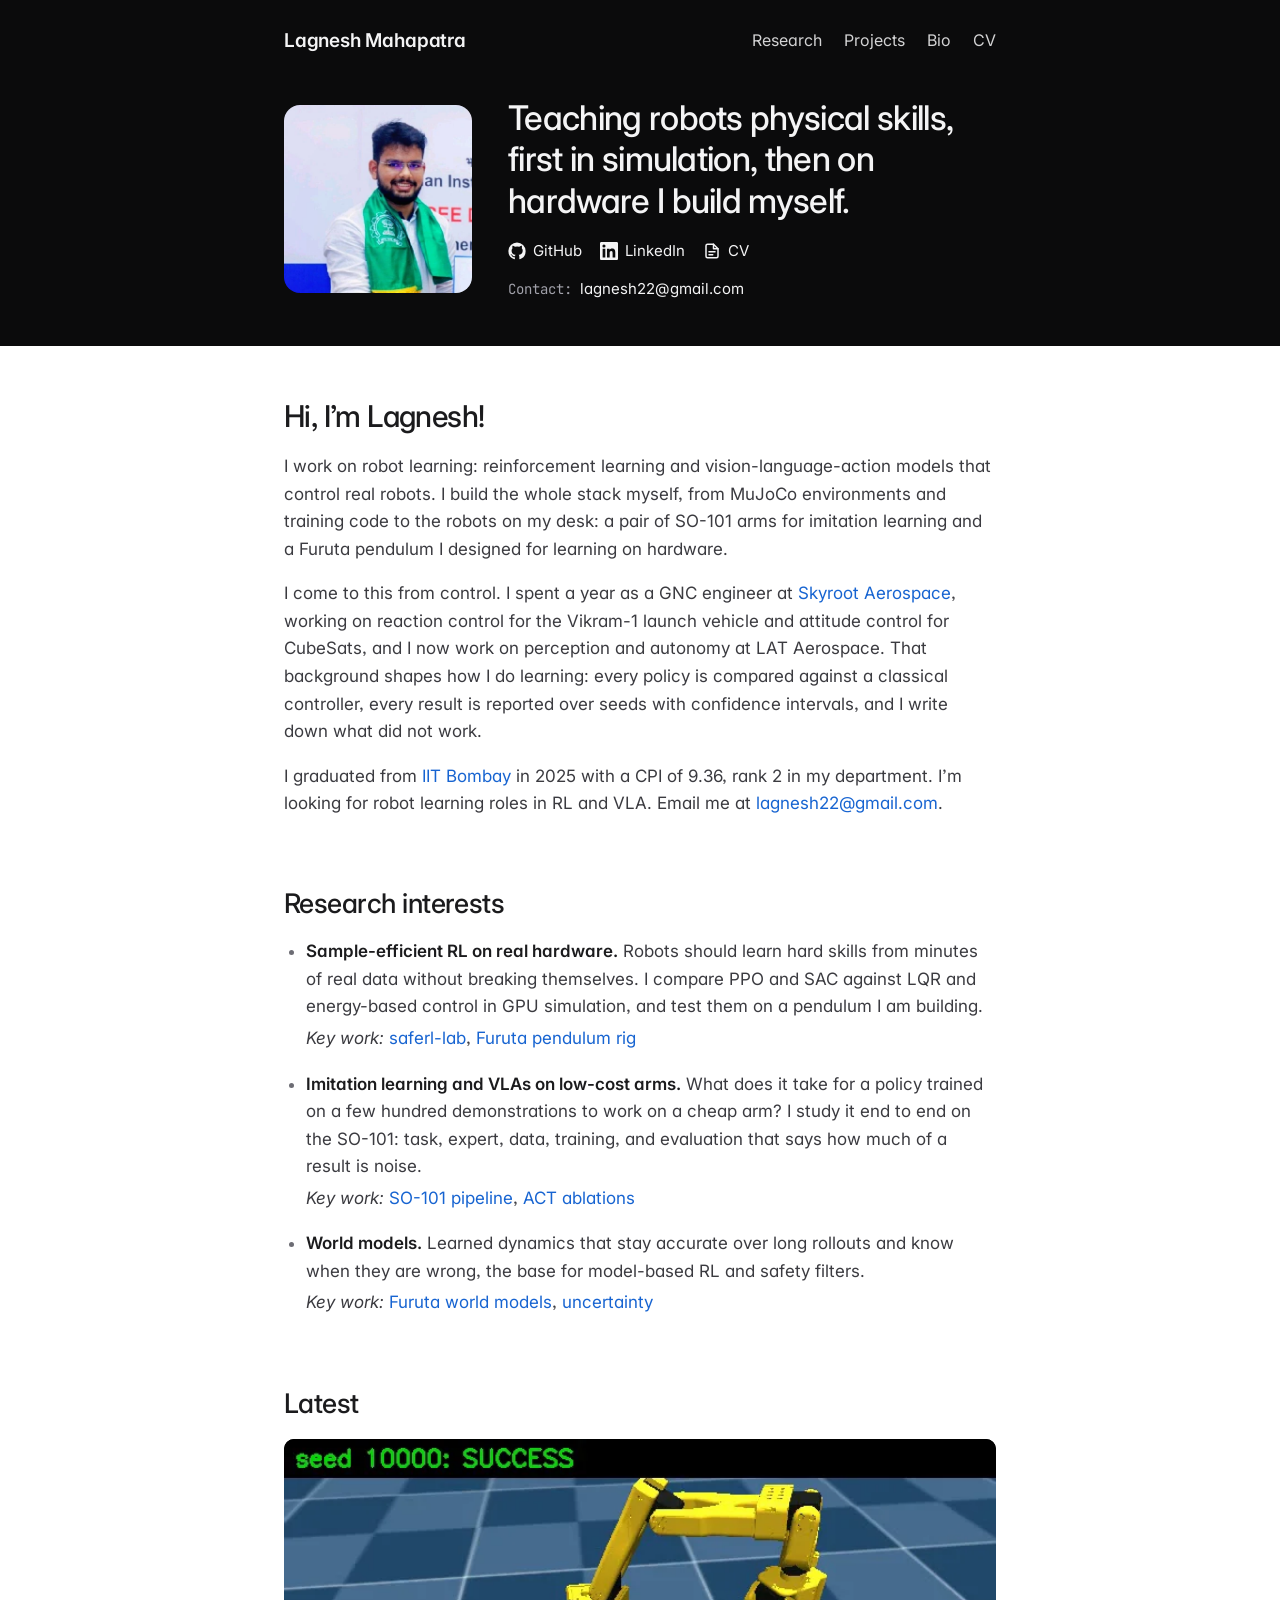
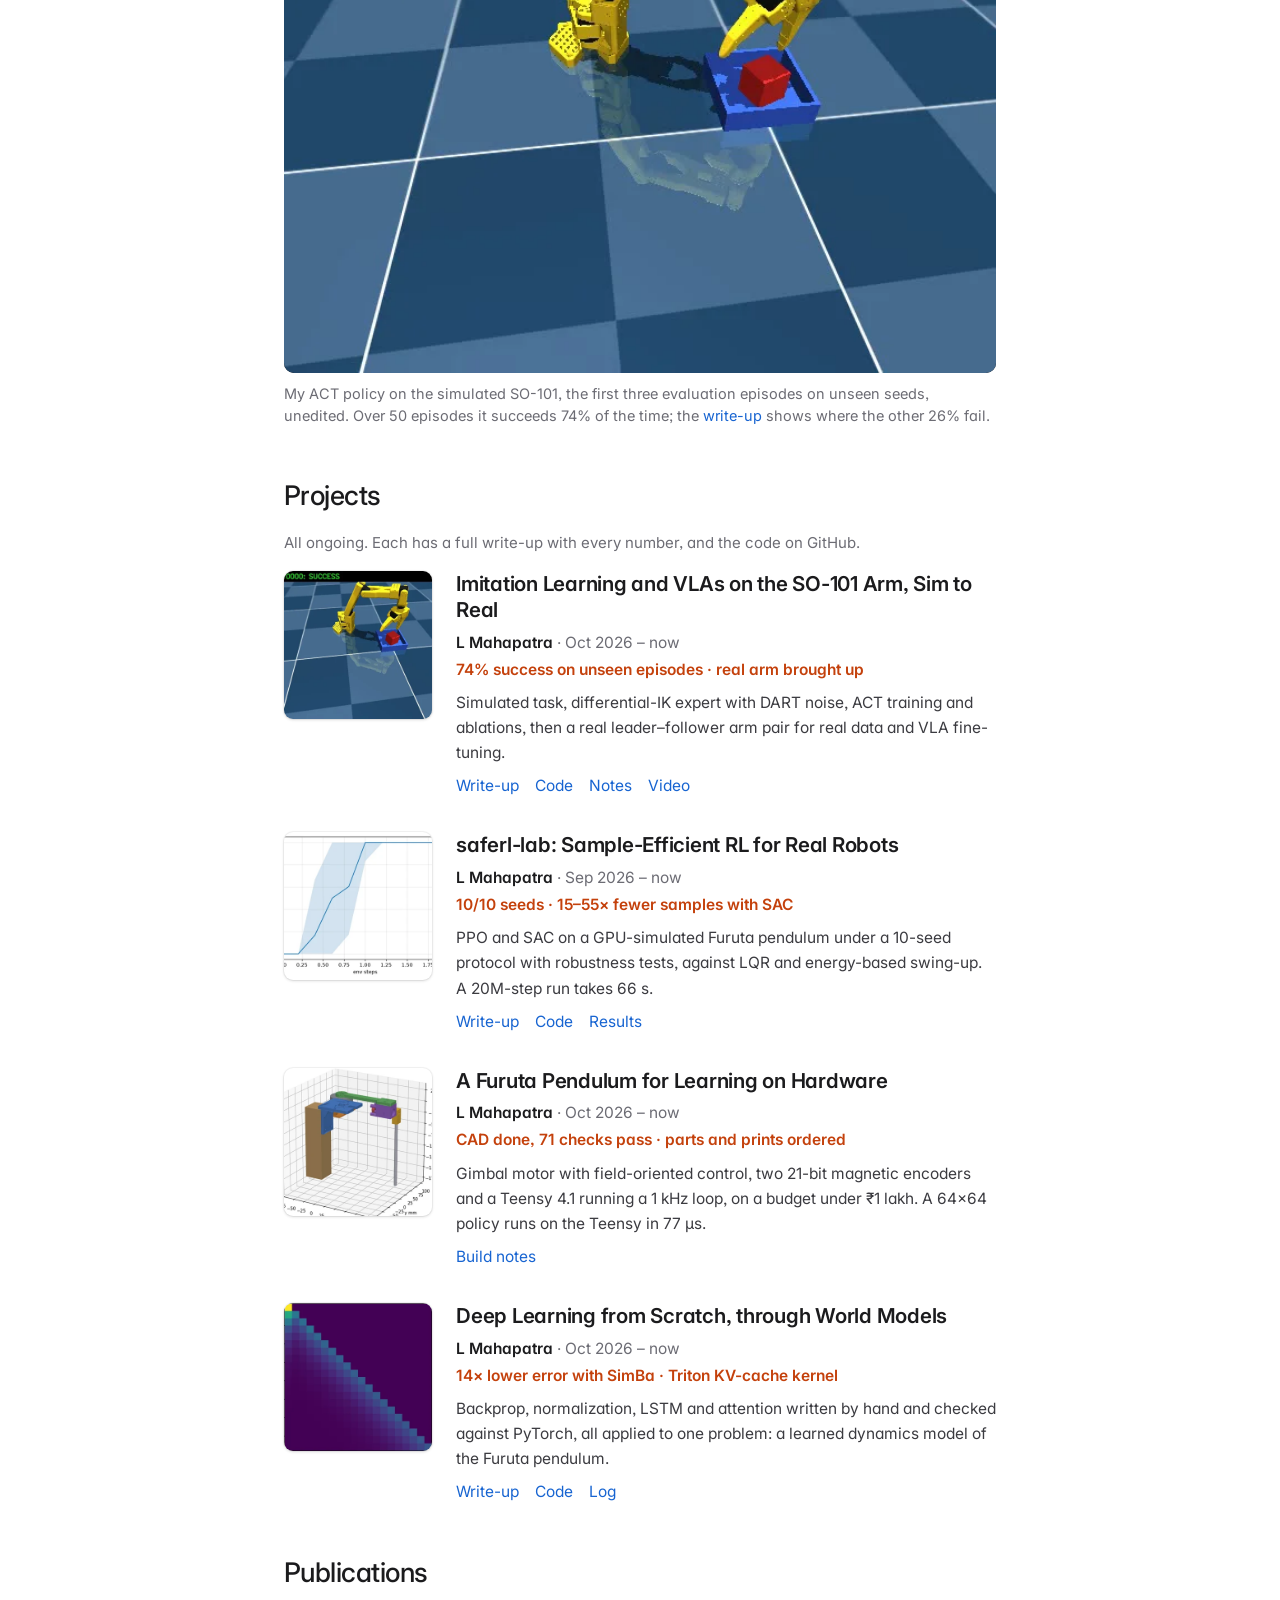
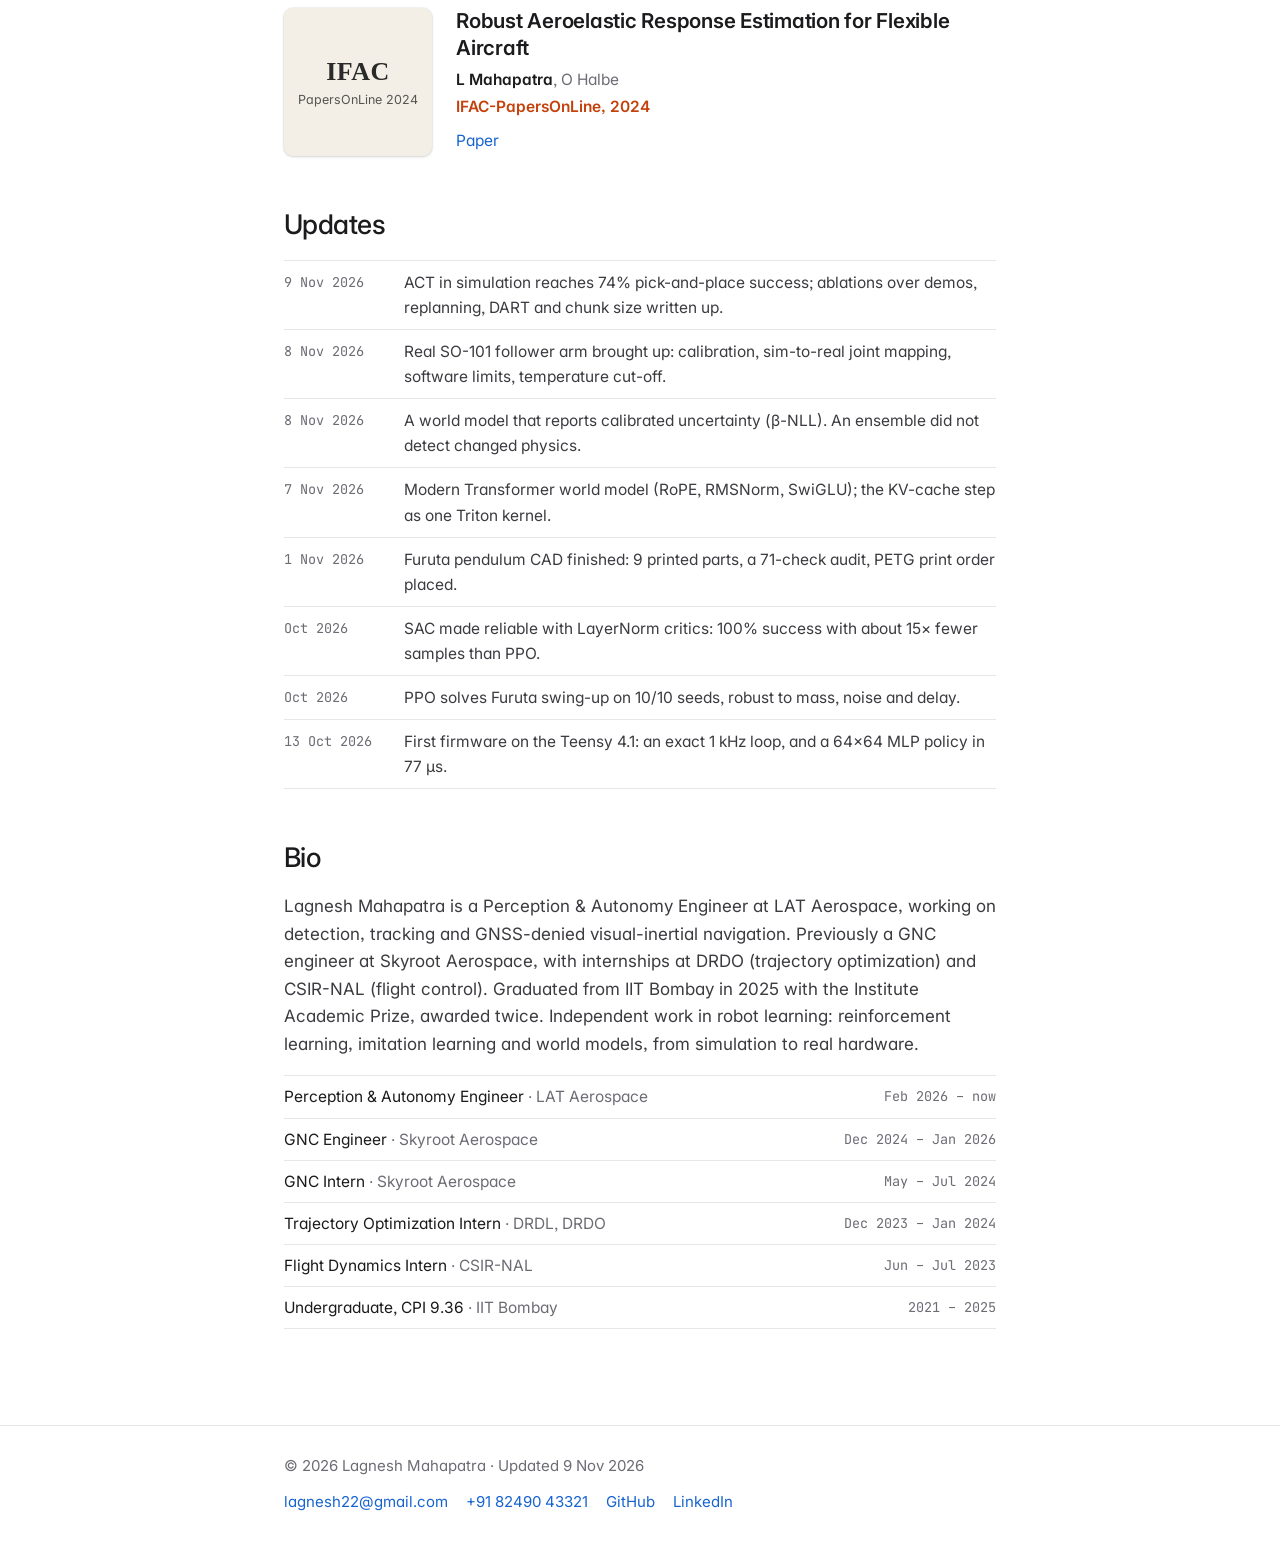
<file: index.html>
<!doctype html>
<html lang="en">
<head>
  <meta charset="utf-8">
  <meta name="viewport" content="width=device-width, initial-scale=1">
  <title>Lagnesh Mahapatra</title>
  <meta name="description" content="Lagnesh Mahapatra: robot learning. Reinforcement learning and vision-language-action policies for real robots, from MuJoCo simulation to hardware: PPO/SAC on a Furuta pendulum, ACT on an SO-101 arm, learned world models.">
  <meta name="author" content="Lagnesh Mahapatra">
  <link rel="canonical" href="https://lagnesh2003.github.io/">

  <meta property="og:type" content="website">
  <meta property="og:url" content="https://lagnesh2003.github.io/">
  <meta property="og:title" content="Lagnesh Mahapatra · Robot Learning">
  <meta property="og:description" content="Teaching robots physical skills, first in simulation, then on hardware I build myself.">
  <meta property="og:image" content="https://lagnesh2003.github.io/assets/img/og.png">
  <meta property="og:image:width" content="1200">
  <meta property="og:image:height" content="630">
  <meta name="twitter:card" content="summary_large_image">

  <link rel="icon" href="/favicon.svg" type="image/svg+xml">
  <link rel="preconnect" href="https://fonts.googleapis.com">
  <link rel="preconnect" href="https://fonts.gstatic.com" crossorigin>
  <link href="https://fonts.googleapis.com/css2?family=Inter:wght@400;500;600;700&family=JetBrains+Mono:wght@400;500&display=swap" rel="stylesheet">
  <link rel="stylesheet" href="/assets/css/style.css">

  <script type="application/ld+json">
  {
    "@context": "https://schema.org",
    "@type": "Person",
    "name": "Lagnesh Mahapatra",
    "url": "https://lagnesh2003.github.io/",
    "image": "https://lagnesh2003.github.io/assets/img/photo.webp",
    "jobTitle": "Perception & Autonomy Engineer",
    "worksFor": "LAT Aerospace",
    "alumniOf": "Indian Institute of Technology Bombay",
    "knowsAbout": ["Robot learning", "Reinforcement learning", "Vision-language-action models", "Imitation learning", "World models", "Control systems"],
    "sameAs": ["https://github.com/Lagnesh2003", "https://www.linkedin.com/in/lagnesh-mahapatra-135503249/"]
  }
  </script>
</head>
<body>
<a class="skip" href="#main">Skip to content</a>

<header class="site-header">
  <div class="wrap">
    <div class="topbar">
      <a class="brand" href="/">Lagnesh Mahapatra</a>
      <nav class="nav" aria-label="Main">
        <a href="#research" class="hide-sm">Research</a>
        <a href="#projects">Projects</a>
        <a href="#bio" class="hide-sm">Bio</a>
        <a href="/assets/Lagnesh_Mahapatra_CV.pdf">CV</a>
      </nav>
    </div>

    <div class="intro">
      <img class="portrait" src="/assets/img/photo.webp" width="400" height="400" alt="Lagnesh Mahapatra at the IIT Bombay degree ceremony">
      <div>
        <p class="statement">Teaching robots physical skills, first in simulation, then on hardware I build myself.</p>
        <div class="social">
          <a href="https://github.com/Lagnesh2003" aria-label="GitHub">
            <svg viewBox="0 0 24 24" fill="currentColor" aria-hidden="true"><path d="M12 .5A11.5 11.5 0 0 0 .5 12a11.5 11.5 0 0 0 7.9 10.9c.6.1.8-.3.8-.6v-2c-3.2.7-3.9-1.5-3.9-1.5-.5-1.3-1.3-1.7-1.3-1.7-1.1-.7.1-.7.1-.7 1.2.1 1.8 1.2 1.8 1.2 1 1.8 2.8 1.3 3.5 1 .1-.8.4-1.3.7-1.6-2.6-.3-5.3-1.3-5.3-5.7 0-1.3.5-2.3 1.2-3.1-.1-.3-.5-1.5.1-3.1 0 0 1-.3 3.2 1.2a11 11 0 0 1 5.8 0c2.2-1.5 3.2-1.2 3.2-1.2.6 1.6.2 2.8.1 3.1.8.8 1.2 1.9 1.2 3.1 0 4.4-2.7 5.4-5.3 5.7.4.4.8 1.1.8 2.2v3.2c0 .3.2.7.8.6A11.5 11.5 0 0 0 23.5 12 11.5 11.5 0 0 0 12 .5z"/></svg>GitHub</a>
          <a href="https://www.linkedin.com/in/lagnesh-mahapatra-135503249/" aria-label="LinkedIn">
            <svg viewBox="0 0 24 24" fill="currentColor" aria-hidden="true"><path d="M20.4 20.5h-3.6v-5.6c0-1.3 0-3-1.8-3s-2.1 1.4-2.1 2.9v5.7H9.3V9h3.4v1.6c.5-.9 1.6-1.8 3.4-1.8 3.6 0 4.3 2.4 4.3 5.5v6.2zM5.3 7.4a2.1 2.1 0 1 1 0-4.2 2.1 2.1 0 0 1 0 4.2zM7.1 20.5H3.5V9h3.6v11.5zM22.2 0H1.8C.8 0 0 .8 0 1.7v20.6c0 .9.8 1.7 1.8 1.7h20.4c1 0 1.8-.8 1.8-1.7V1.7C24 .8 23.2 0 22.2 0z"/></svg>LinkedIn</a>
          <a href="/assets/Lagnesh_Mahapatra_CV.pdf">
            <svg viewBox="0 0 24 24" fill="none" stroke="currentColor" stroke-width="2" stroke-linecap="round" stroke-linejoin="round" aria-hidden="true"><path d="M14 3H6a2 2 0 0 0-2 2v14a2 2 0 0 0 2 2h12a2 2 0 0 0 2-2V9z"/><path d="M14 3v6h6M8 13h8M8 17h5"/></svg>CV</a>
          <span>Contact: <a class="addr" href="mailto:lagnesh22@gmail.com">lagnesh22@gmail.com</a></span>
        </div>
      </div>
    </div>
  </div>
</header>

<main id="main" class="wrap page">

  <section>
    <h2 class="hello">Hi, I’m Lagnesh!</h2>
    <p>I work on robot learning: reinforcement learning and vision-language-action models that control real robots. I build the whole stack myself, from MuJoCo environments and training code to the robots on my desk: a pair of SO-101 arms for imitation learning and a Furuta pendulum I designed for learning on hardware.</p>
    <p>I come to this from control. I spent a year as a GNC engineer at <a href="https://www.skyroot.in/">Skyroot Aerospace</a>, working on reaction control for the Vikram-1 launch vehicle and attitude control for CubeSats, and I now work on perception and autonomy at LAT Aerospace. That background shapes how I do learning: every policy is compared against a classical controller, every result is reported over seeds with confidence intervals, and I write down what did not work.</p>
    <p>I graduated from <a href="https://www.iitb.ac.in/">IIT Bombay</a> in 2025 with a CPI of 9.36, rank 2 in my department. I’m looking for robot learning roles in RL and VLA. Email me at <a href="mailto:lagnesh22@gmail.com">lagnesh22@gmail.com</a>.</p>
  </section>

  <section id="research">
    <h2>Research interests</h2>
    <ul class="themes">
      <li><strong>Sample-efficient RL on real hardware.</strong> Robots should learn hard skills from minutes of real data without breaking themselves. I compare PPO and SAC against LQR and energy-based control in GPU simulation, and test them on a pendulum I am building.
        <span class="key"><em>Key work:</em> <a href="/projects/saferl-lab.html">saferl-lab</a>, <a href="/projects/saferl-lab.html#hardware">Furuta pendulum rig</a></span></li>
      <li><strong>Imitation learning and VLAs on low-cost arms.</strong> What does it take for a policy trained on a few hundred demonstrations to work on a cheap arm? I study it end to end on the SO-101: task, expert, data, training, and evaluation that says how much of a result is noise.
        <span class="key"><em>Key work:</em> <a href="/projects/vla-so101.html">SO-101 pipeline</a>, <a href="/projects/vla-so101.html#results">ACT ablations</a></span></li>
      <li><strong>World models.</strong> Learned dynamics that stay accurate over long rollouts and know when they are wrong, the base for model-based RL and safety filters.
        <span class="key"><em>Key work:</em> <a href="/projects/deep-nn.html">Furuta world models</a>, <a href="/projects/deep-nn.html#uncertainty">uncertainty</a></span></li>
    </ul>
  </section>

  <section>
    <h2>Latest</h2>
    <figure class="feature">
      <video src="/assets/video/act-sim-rollouts.mp4" poster="/assets/video/act-sim-rollouts.webp" width="640" height="480" autoplay muted loop playsinline preload="metadata" aria-label="Simulated SO-101 arm running an ACT policy: three pick-and-place episodes on unseen seeds"></video>
      <figcaption>My ACT policy on the simulated SO-101, the first three evaluation episodes on unseen seeds, unedited. Over 50 episodes it succeeds 74% of the time; the <a href="/projects/vla-so101.html#results">write-up</a> shows where the other 26% fail.</figcaption>
    </figure>
  </section>

  <section id="projects">
    <h2>Projects</h2>
    <p class="aside">All ongoing. Each has a full write-up with every number, and the code on GitHub.</p>
    <ol class="entries">
      <li class="entry">
        <a href="/projects/vla-so101.html" tabindex="-1" aria-hidden="true"><img class="thumb" src="/assets/img/thumb-vla.webp" width="360" height="360" alt="" loading="lazy"></a>
        <div>
          <h3><a href="/projects/vla-so101.html">Imitation Learning and VLAs on the SO-101 Arm, Sim to Real</a></h3>
          <p class="by"><strong>L Mahapatra</strong> · Oct 2026 – now</p>
          <p class="hl">74% success on unseen episodes · real arm brought up</p>
          <p class="desc">Simulated task, differential-IK expert with DART noise, ACT training and ablations, then a real leader–follower arm pair for real data and VLA fine-tuning.</p>
          <div class="links"><a href="/projects/vla-so101.html">Write-up</a><a href="https://github.com/Lagnesh2003/VLA_SO101_Sprint">Code</a><a href="https://github.com/Lagnesh2003/VLA_SO101_Sprint/blob/main/notes/main.pdf">Notes</a><a href="/assets/video/act-sim-rollouts.mp4">Video</a></div>
        </div>
      </li>
      <li class="entry">
        <a href="/projects/saferl-lab.html" tabindex="-1" aria-hidden="true"><img class="thumb" src="/assets/img/thumb-ppo.webp" width="360" height="360" alt="" loading="lazy"></a>
        <div>
          <h3><a href="/projects/saferl-lab.html">saferl-lab: Sample-Efficient RL for Real Robots</a></h3>
          <p class="by"><strong>L Mahapatra</strong> · Sep 2026 – now</p>
          <p class="hl">10/10 seeds · 15–55× fewer samples with SAC</p>
          <p class="desc">PPO and SAC on a GPU-simulated Furuta pendulum under a 10-seed protocol with robustness tests, against LQR and energy-based swing-up. A 20M-step run takes 66 s.</p>
          <div class="links"><a href="/projects/saferl-lab.html">Write-up</a><a href="https://github.com/Lagnesh2003/saferl-lab">Code</a><a href="https://github.com/Lagnesh2003/saferl-lab/blob/main/docs/results.md">Results</a></div>
        </div>
      </li>
      <li class="entry">
        <a href="/projects/saferl-lab.html#hardware" tabindex="-1" aria-hidden="true"><img class="thumb" src="/assets/img/thumb-furuta-cad.webp" width="360" height="360" alt="" loading="lazy"></a>
        <div>
          <h3><a href="/projects/saferl-lab.html#hardware">A Furuta Pendulum for Learning on Hardware</a></h3>
          <p class="by"><strong>L Mahapatra</strong> · Oct 2026 – now</p>
          <p class="hl">CAD done, 71 checks pass · parts and prints ordered</p>
          <p class="desc">Gimbal motor with field-oriented control, two 21-bit magnetic encoders and a Teensy 4.1 running a 1 kHz loop, on a budget under ₹1 lakh. A 64×64 policy runs on the Teensy in 77 µs.</p>
          <div class="links"><a href="/projects/saferl-lab.html#hardware">Build notes</a></div>
        </div>
      </li>
      <li class="entry">
        <a href="/projects/deep-nn.html" tabindex="-1" aria-hidden="true"><img class="thumb" src="/assets/img/thumb-attention.webp" width="360" height="360" alt="" loading="lazy"></a>
        <div>
          <h3><a href="/projects/deep-nn.html">Deep Learning from Scratch, through World Models</a></h3>
          <p class="by"><strong>L Mahapatra</strong> · Oct 2026 – now</p>
          <p class="hl">14× lower error with SimBa · Triton KV-cache kernel</p>
          <p class="desc">Backprop, normalization, LSTM and attention written by hand and checked against PyTorch, all applied to one problem: a learned dynamics model of the Furuta pendulum.</p>
          <div class="links"><a href="/projects/deep-nn.html">Write-up</a><a href="https://github.com/Lagnesh2003/Deep_NN">Code</a><a href="https://github.com/Lagnesh2003/Deep_NN/blob/main/LOG.md">Log</a></div>
        </div>
      </li>
    </ol>
  </section>

  <section>
    <h2>Publications</h2>
    <ol class="entries">
      <li class="entry">
        <div class="thumb thumb-type" aria-hidden="true"><div><b>IFAC</b><span>PapersOnLine 2024</span></div></div>
        <div>
          <h3><a href="https://doi.org/10.1016/j.ifacol.2024.05.017">Robust Aeroelastic Response Estimation for Flexible Aircraft</a></h3>
          <p class="by"><strong>L Mahapatra</strong>, O Halbe</p>
          <p class="hl">IFAC-PapersOnLine, 2024</p>
          <div class="links"><a href="https://doi.org/10.1016/j.ifacol.2024.05.017">Paper</a></div>
        </div>
      </li>
    </ol>
  </section>

  <section id="updates">
    <h2>Updates</h2>
    <!-- Newest first. To add one: copy a <li>, paste it at the top, edit. Keep about 8. -->
    <ol class="updates">
      <li><time datetime="2026-11-09">9 Nov 2026</time><span>ACT in simulation reaches 74% pick-and-place success; ablations over demos, replanning, DART and chunk size written up.</span></li>
      <li><time datetime="2026-11-08">8 Nov 2026</time><span>Real SO-101 follower arm brought up: calibration, sim-to-real joint mapping, software limits, temperature cut-off.</span></li>
      <li><time datetime="2026-11-08">8 Nov 2026</time><span>A world model that reports calibrated uncertainty (β-NLL). An ensemble did not detect changed physics.</span></li>
      <li><time datetime="2026-11-07">7 Nov 2026</time><span>Modern Transformer world model (RoPE, RMSNorm, SwiGLU); the KV-cache step as one Triton kernel.</span></li>
      <li><time datetime="2026-11-01">1 Nov 2026</time><span>Furuta pendulum CAD finished: 9 printed parts, a 71-check audit, PETG print order placed.</span></li>
      <li><time datetime="2026-10">Oct 2026</time><span>SAC made reliable with LayerNorm critics: 100% success with about 15× fewer samples than PPO.</span></li>
      <li><time datetime="2026-10">Oct 2026</time><span>PPO solves Furuta swing-up on 10/10 seeds, robust to mass, noise and delay.</span></li>
      <li><time datetime="2026-10-13">13 Oct 2026</time><span>First firmware on the Teensy 4.1: an exact 1 kHz loop, and a 64×64 MLP policy in 77 µs.</span></li>
    </ol>
  </section>

  <section id="bio">
    <h2>Bio</h2>
    <p>Lagnesh Mahapatra is a Perception &amp; Autonomy Engineer at LAT Aerospace, working on detection, tracking and GNSS-denied visual-inertial navigation. Previously a GNC engineer at Skyroot Aerospace, with internships at DRDO (trajectory optimization) and CSIR-NAL (flight control). Graduated from IIT Bombay in 2025 with the Institute Academic Prize, awarded twice. Independent work in robot learning: reinforcement learning, imitation learning and world models, from simulation to real hardware.</p>
    <ul class="xp">
      <li><span><span class="role">Perception &amp; Autonomy Engineer</span> <span class="org">· LAT Aerospace</span></span><span class="when">Feb 2026 – now</span></li>
      <li><span><span class="role">GNC Engineer</span> <span class="org">· Skyroot Aerospace</span></span><span class="when">Dec 2024 – Jan 2026</span></li>
      <li><span><span class="role">GNC Intern</span> <span class="org">· Skyroot Aerospace</span></span><span class="when">May – Jul 2024</span></li>
      <li><span><span class="role">Trajectory Optimization Intern</span> <span class="org">· DRDL, DRDO</span></span><span class="when">Dec 2023 – Jan 2024</span></li>
      <li><span><span class="role">Flight Dynamics Intern</span> <span class="org">· CSIR-NAL</span></span><span class="when">Jun – Jul 2023</span></li>
      <li><span><span class="role">Undergraduate, CPI 9.36</span> <span class="org">· IIT Bombay</span></span><span class="when">2021 – 2025</span></li>
    </ul>
  </section>

</main>

<footer class="site-footer">
  <div class="wrap">
    <p>© 2026 Lagnesh Mahapatra · Updated 9 Nov 2026</p>
    <div class="footer-links">
      <a href="mailto:lagnesh22@gmail.com">lagnesh22@gmail.com</a>
      <a href="tel:+918249043321">+91 82490 43321</a>
      <a href="https://github.com/Lagnesh2003">GitHub</a>
      <a href="https://www.linkedin.com/in/lagnesh-mahapatra-135503249/">LinkedIn</a>
    </div>
  </div>
</footer>
</body>
</html>
</file>
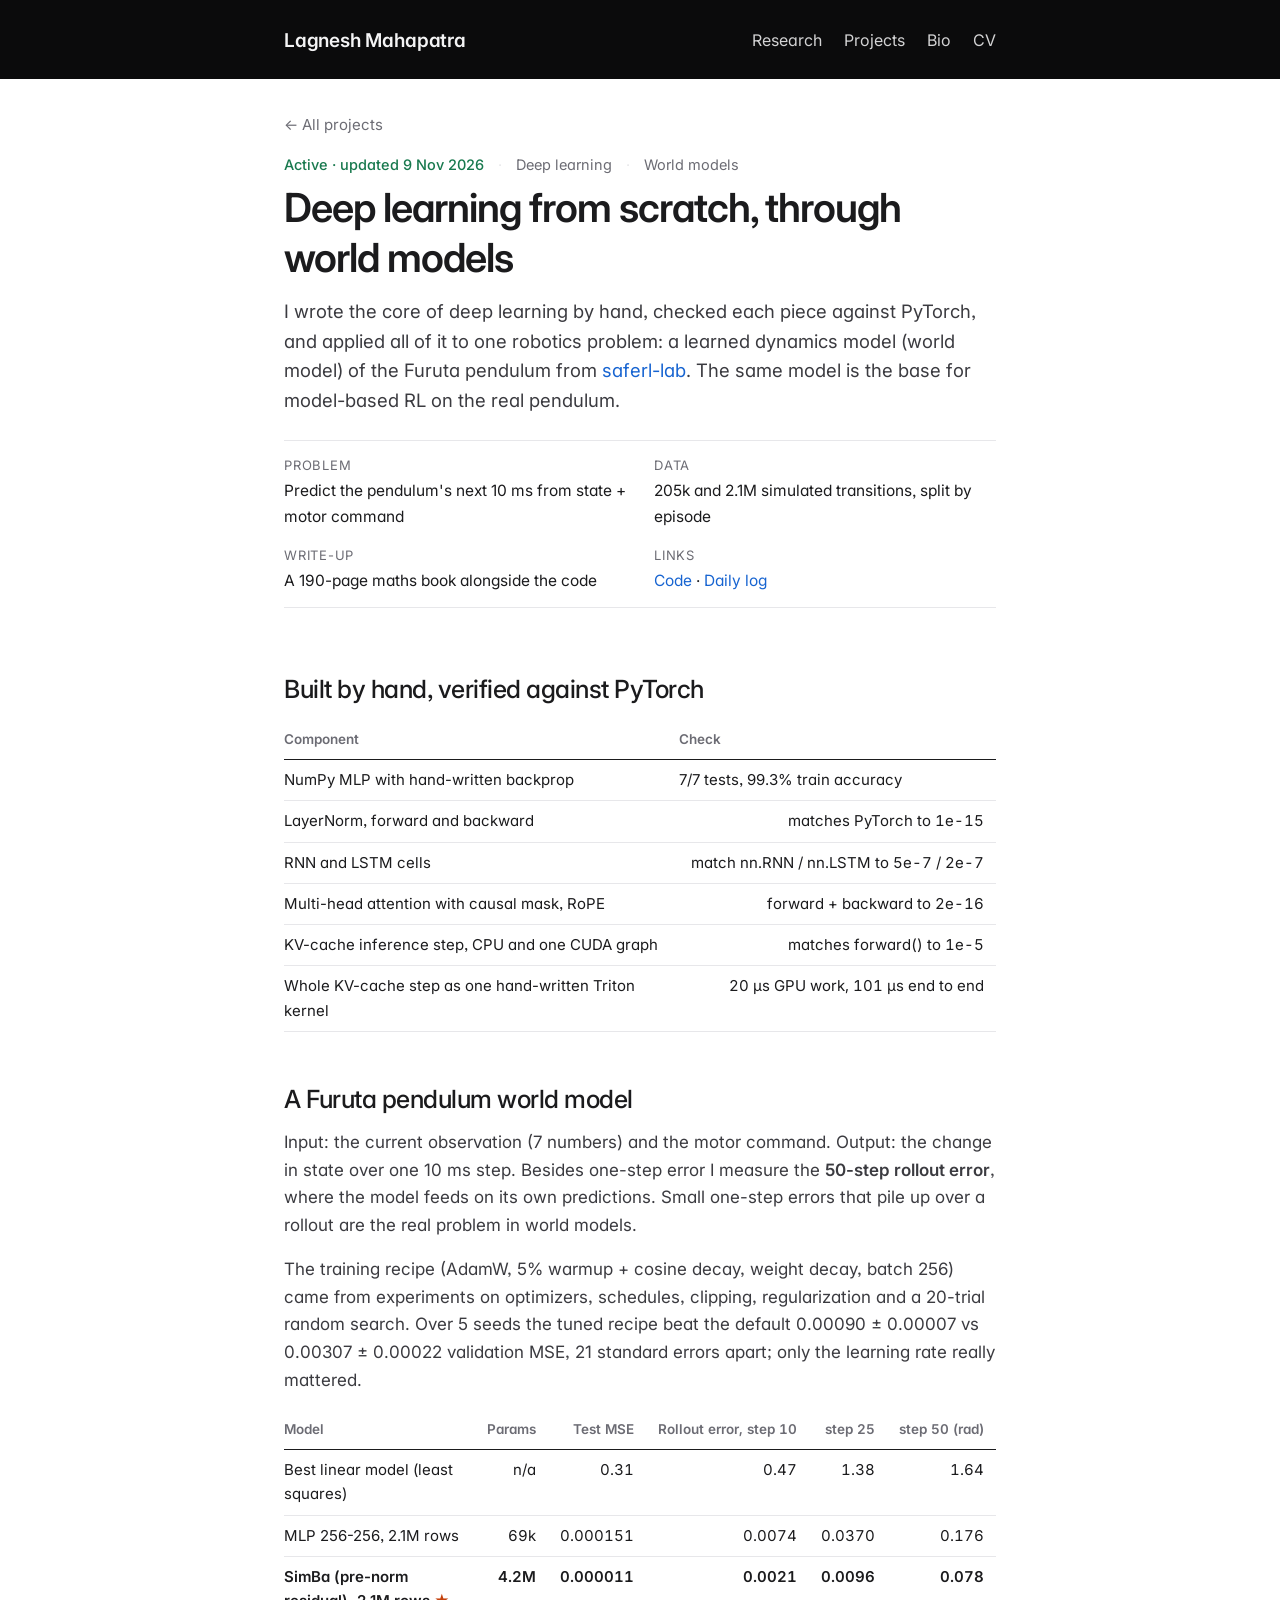
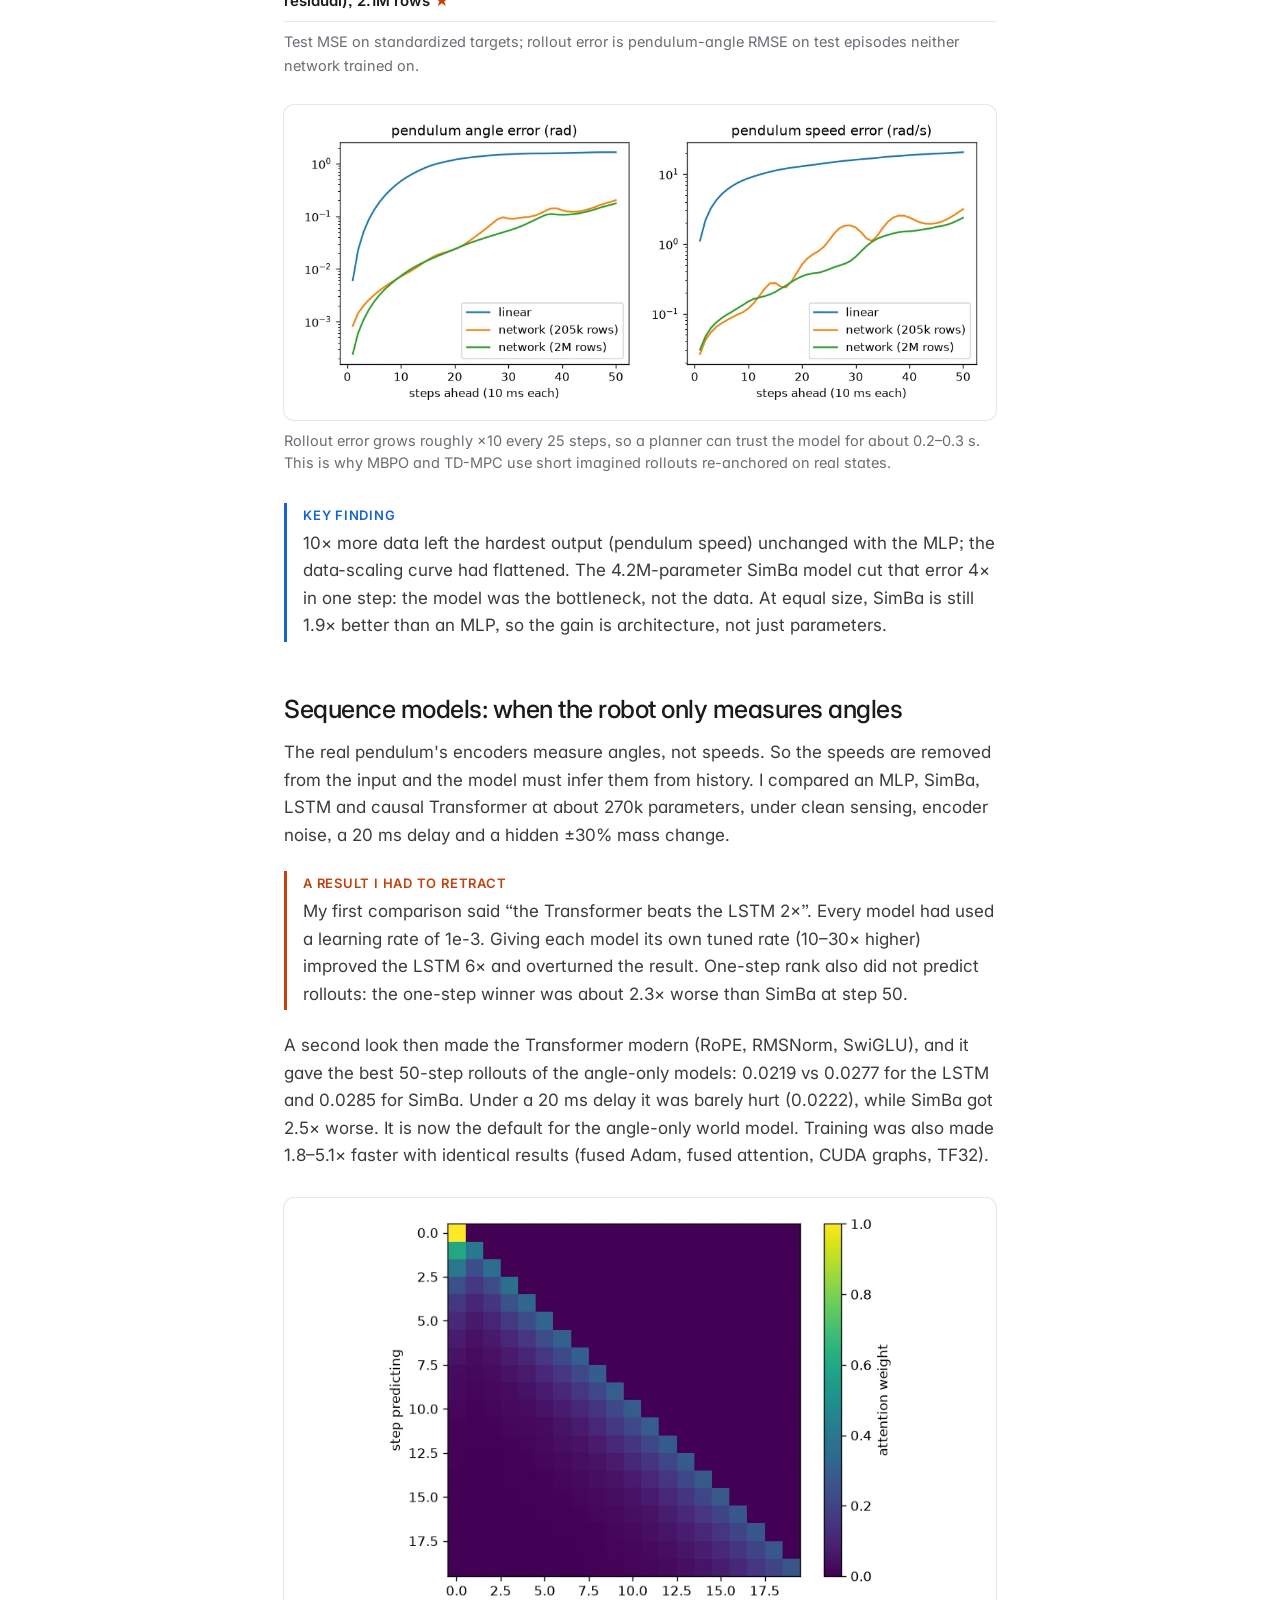
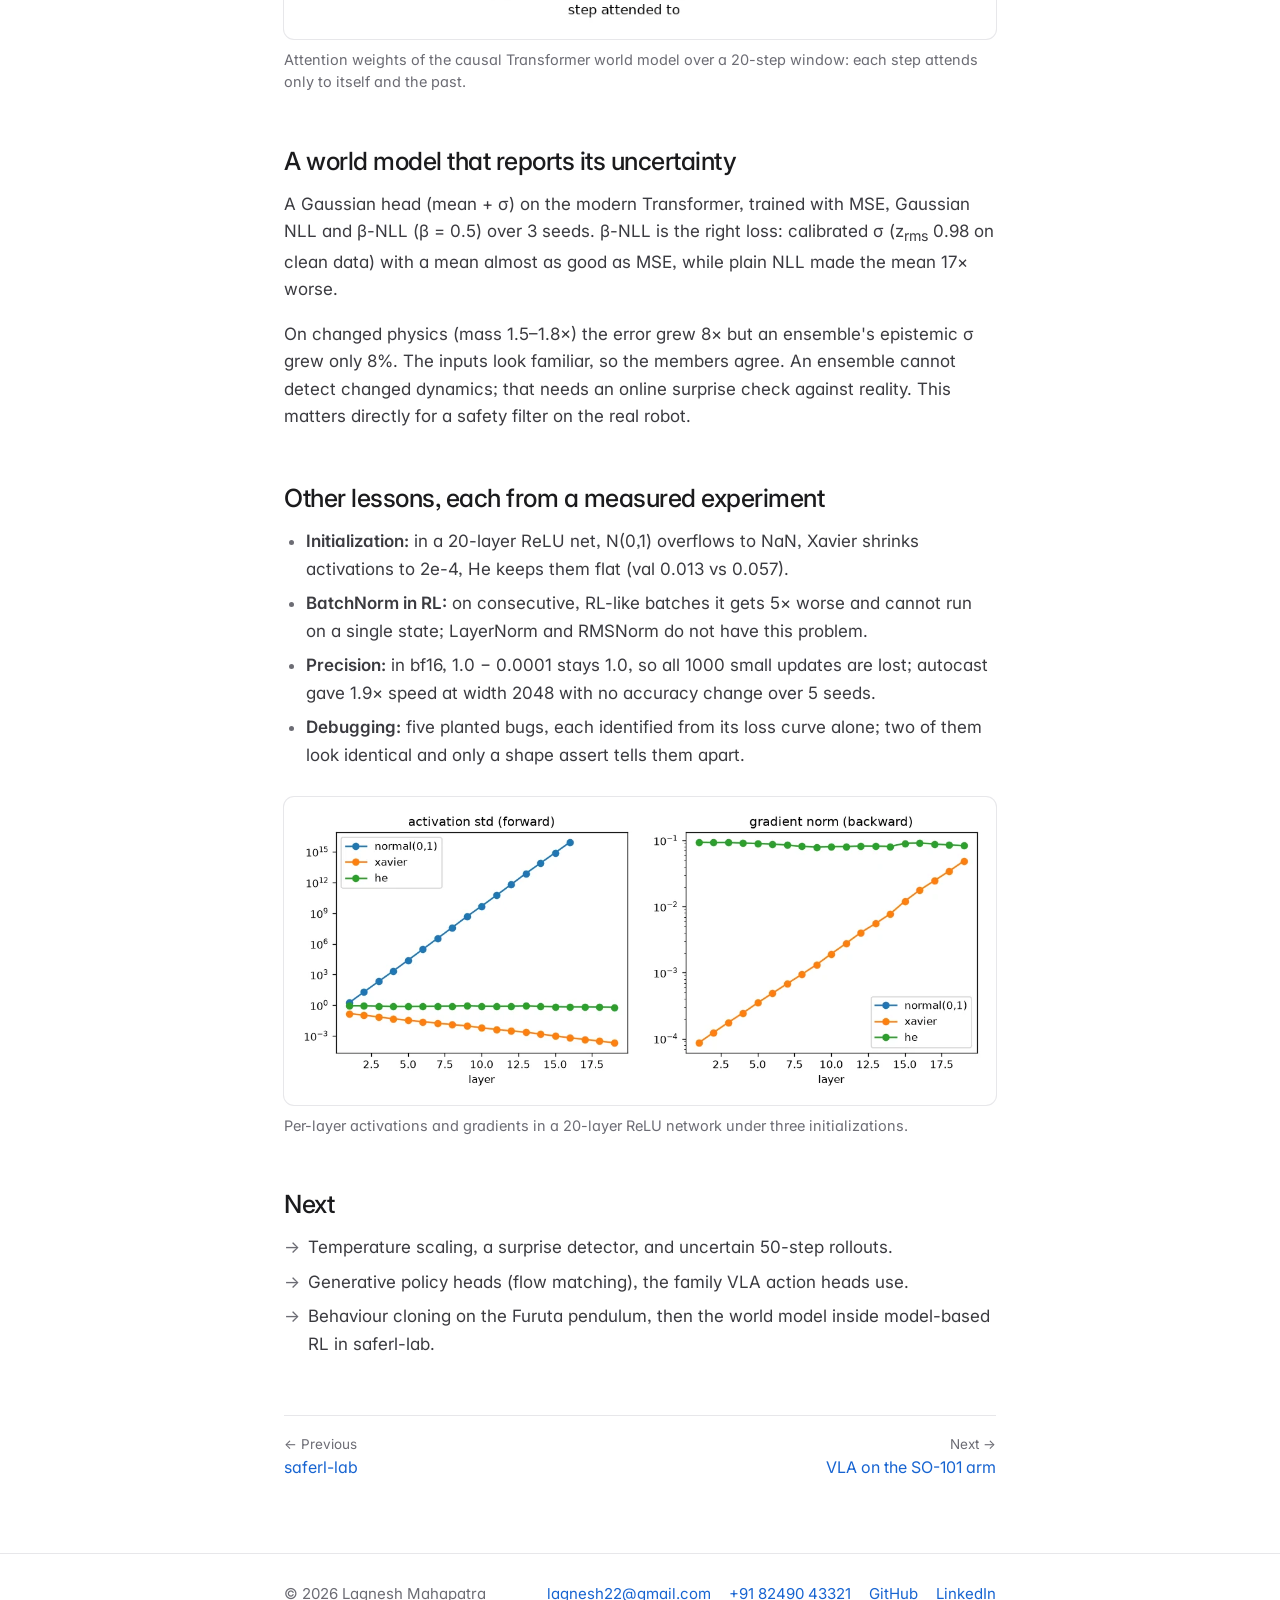
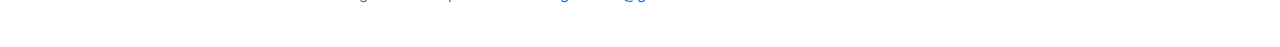
<file: projects/deep-nn.html>
<!doctype html>
<html lang="en">
<head>
  <meta charset="utf-8">
  <meta name="viewport" content="width=device-width, initial-scale=1">
  <title>Deep learning from scratch, through world models · Lagnesh Mahapatra</title>
  <meta name="description" content="Backprop, optimizers, normalization, LSTM and attention written by hand and verified against PyTorch, applied to a learned world model of a Furuta pendulum: 2000× better than linear, SimBa 14× better than MLP, Triton KV-cache kernel.">
  <link rel="canonical" href="https://lagnesh2003.github.io/projects/deep-nn.html">
  <meta property="og:type" content="article">
  <meta property="og:url" content="https://lagnesh2003.github.io/projects/deep-nn.html">
  <meta property="og:title" content="Deep learning from scratch, through world models">
  <meta property="og:description" content="Every core piece written by hand and checked against PyTorch, applied to one robotics problem: a Furuta pendulum world model.">
  <meta property="og:image" content="https://lagnesh2003.github.io/assets/img/wm-rollout-error.webp">
  <meta name="twitter:card" content="summary_large_image">
  <link rel="icon" href="/favicon.svg" type="image/svg+xml">
  <link rel="preconnect" href="https://fonts.googleapis.com">
  <link rel="preconnect" href="https://fonts.gstatic.com" crossorigin>
  <link href="https://fonts.googleapis.com/css2?family=Inter:wght@400;500;600;700&family=JetBrains+Mono:wght@400;500&display=swap" rel="stylesheet">
  <link rel="stylesheet" href="/assets/css/style.css">
</head>
<body>
<a class="skip" href="#main">Skip to content</a>

<header class="site-header">
  <div class="wrap">
    <div class="topbar">
      <a class="brand" href="/">Lagnesh Mahapatra</a>
      <nav class="nav" aria-label="Main">
        <a href="/#research" class="hide-sm">Research</a>
        <a href="/#projects">Projects</a>
        <a href="/#bio" class="hide-sm">Bio</a>
        <a href="/assets/Lagnesh_Mahapatra_CV.pdf">CV</a>
      </nav>
    </div>
  </div>
</header>

<main id="main" class="wrap">
  <div class="crumbs"><a href="/#projects">← All projects</a></div>

  <section class="case-hero">
    <div class="meta-row"><span class="pill live">Active · updated 9 Nov 2026</span><span class="pill">Deep learning</span><span class="pill">World models</span></div>
    <h1>Deep learning from scratch, through world models</h1>
    <p class="lead">I wrote the core of deep learning by hand, checked each piece against PyTorch, and applied all of it to one robotics problem: a learned dynamics model (world model) of the Furuta pendulum from <a href="/projects/saferl-lab.html">saferl-lab</a>. The same model is the base for model-based RL on the real pendulum.</p>
    <dl class="facts">
      <div><dt>Problem</dt><dd>Predict the pendulum's next 10 ms from state + motor command</dd></div>
      <div><dt>Data</dt><dd>205k and 2.1M simulated transitions, split by episode</dd></div>
      <div><dt>Write-up</dt><dd>A 190-page maths book alongside the code</dd></div>
      <div><dt>Links</dt><dd><a href="https://github.com/Lagnesh2003/Deep_NN">Code</a> · <a href="https://github.com/Lagnesh2003/Deep_NN/blob/main/LOG.md">Daily log</a></dd></div>
    </dl>
  </section>

  <div class="prose">
    <h2>Built by hand, verified against PyTorch</h2>
  </div>
  <div class="table-wrap">
    <table>
      <thead><tr><th>Component</th><th>Check</th></tr></thead>
      <tbody>
        <tr><td>NumPy MLP with hand-written backprop</td><td>7/7 tests, 99.3% train accuracy</td></tr>
        <tr><td>LayerNorm, forward and backward</td><td class="n">matches PyTorch to 1e-15</td></tr>
        <tr><td>RNN and LSTM cells</td><td class="n">match nn.RNN / nn.LSTM to 5e-7 / 2e-7</td></tr>
        <tr><td>Multi-head attention with causal mask, RoPE</td><td class="n">forward + backward to 2e-16</td></tr>
        <tr><td>KV-cache inference step, CPU and one CUDA graph</td><td class="n">matches forward() to 1e-5</td></tr>
        <tr><td>Whole KV-cache step as one hand-written Triton kernel</td><td class="n">20 µs GPU work, 101 µs end to end</td></tr>
      </tbody>
    </table>
  </div>

  <div class="prose">
    <h2>A Furuta pendulum world model</h2>
    <p>Input: the current observation (7 numbers) and the motor command. Output: the change in state over one 10 ms step. Besides one-step error I measure the <strong>50-step rollout error</strong>, where the model feeds on its own predictions. Small one-step errors that pile up over a rollout are the real problem in world models.</p>
    <p>The training recipe (AdamW, 5% warmup + cosine decay, weight decay, batch 256) came from experiments on optimizers, schedules, clipping, regularization and a 20-trial random search. Over 5 seeds the tuned recipe beat the default 0.00090 ± 0.00007 vs 0.00307 ± 0.00022 validation MSE, 21 standard errors apart; only the learning rate really mattered.</p>
  </div>

  <div class="table-wrap">
    <table>
      <thead><tr><th>Model</th><th class="n">Params</th><th class="n">Test MSE</th><th class="n">Rollout error, step 10</th><th class="n">step 25</th><th class="n">step 50 (rad)</th></tr></thead>
      <tbody>
        <tr><td>Best linear model (least squares)</td><td class="n">n/a</td><td class="n">0.31</td><td class="n">0.47</td><td class="n">1.38</td><td class="n">1.64</td></tr>
        <tr><td>MLP 256-256, 2.1M rows</td><td class="n">69k</td><td class="n">0.000151</td><td class="n">0.0074</td><td class="n">0.0370</td><td class="n">0.176</td></tr>
        <tr class="best"><td>SimBa (pre-norm residual), 2.1M rows</td><td class="n">4.2M</td><td class="n">0.000011</td><td class="n">0.0021</td><td class="n">0.0096</td><td class="n">0.078</td></tr>
      </tbody>
    </table>
  </div>
  <p class="table-note">Test MSE on standardized targets; rollout error is pendulum-angle RMSE on test episodes neither network trained on.</p>

  <figure class="wide">
    <div class="frame"><img src="/assets/img/wm-rollout-error.webp" width="1005" height="424" alt="Log-scale plot of pendulum angle and speed error over 50 rollout steps for a linear model and two neural networks" loading="lazy"></div>
    <figcaption>Rollout error grows roughly ×10 every 25 steps, so a planner can trust the model for about 0.2–0.3 s. This is why MBPO and TD-MPC use short imagined rollouts re-anchored on real states.</figcaption>
  </figure>

  <div class="prose">
    <div class="callout">
      <div class="t">Key finding</div>
      <p>10× more data left the hardest output (pendulum speed) unchanged with the MLP; the data-scaling curve had flattened. The 4.2M-parameter SimBa model cut that error 4× in one step: the model was the bottleneck, not the data. At equal size, SimBa is still 1.9× better than an MLP, so the gain is architecture, not just parameters.</p>
    </div>

    <h2>Sequence models: when the robot only measures angles</h2>
    <p>The real pendulum's encoders measure angles, not speeds. So the speeds are removed from the input and the model must infer them from history. I compared an MLP, SimBa, LSTM and causal Transformer at about 270k parameters, under clean sensing, encoder noise, a 20 ms delay and a hidden ±30% mass change.</p>
    <div class="callout honest">
      <div class="t">A result I had to retract</div>
      <p>My first comparison said “the Transformer beats the LSTM 2×”. Every model had used a learning rate of 1e-3. Giving each model its own tuned rate (10–30× higher) improved the LSTM 6× and overturned the result. One-step rank also did not predict rollouts: the one-step winner was about 2.3× worse than SimBa at step 50.</p>
    </div>
    <p>A second look then made the Transformer modern (RoPE, RMSNorm, SwiGLU), and it gave the best 50-step rollouts of the angle-only models: 0.0219 vs 0.0277 for the LSTM and 0.0285 for SimBa. Under a 20 ms delay it was barely hurt (0.0222), while SimBa got 2.5× worse. It is now the default for the angle-only world model. Training was also made 1.8–5.1× faster with identical results (fused Adam, fused attention, CUDA graphs, TF32).</p>
  </div>

  <figure>
    <div class="frame"><img src="/assets/img/dnn-attention.webp" width="655" height="525" alt="Lower-triangular attention map over a 20-step window: each step attends only to itself and earlier steps" loading="lazy" style="max-width:520px;margin:0 auto"></div>
    <figcaption>Attention weights of the causal Transformer world model over a 20-step window: each step attends only to itself and the past.</figcaption>
  </figure>

  <div class="prose">
    <h2 id="uncertainty">A world model that reports its uncertainty</h2>
    <p>A Gaussian head (mean + σ) on the modern Transformer, trained with MSE, Gaussian NLL and β-NLL (β = 0.5) over 3 seeds. β-NLL is the right loss: calibrated σ (z<sub>rms</sub> 0.98 on clean data) with a mean almost as good as MSE, while plain NLL made the mean 17× worse.</p>
    <p>On changed physics (mass 1.5–1.8×) the error grew 8× but an ensemble's epistemic σ grew only 8%. The inputs look familiar, so the members agree. An ensemble cannot detect changed dynamics; that needs an online surprise check against reality. This matters directly for a safety filter on the real robot.</p>

    <h2>Other lessons, each from a measured experiment</h2>
    <ul>
      <li><strong>Initialization:</strong> in a 20-layer ReLU net, N(0,1) overflows to NaN, Xavier shrinks activations to 2e-4, He keeps them flat (val 0.013 vs 0.057).</li>
      <li><strong>BatchNorm in RL:</strong> on consecutive, RL-like batches it gets 5× worse and cannot run on a single state; LayerNorm and RMSNorm do not have this problem.</li>
      <li><strong>Precision:</strong> in bf16, 1.0 − 0.0001 stays 1.0, so all 1000 small updates are lost; autocast gave 1.9× speed at width 2048 with no accuracy change over 5 seeds.</li>
      <li><strong>Debugging:</strong> five planted bugs, each identified from its loss curve alone; two of them look identical and only a shape assert tells them apart.</li>
    </ul>
  </div>

  <figure>
    <div class="frame"><img src="/assets/img/dnn-init.webp" width="1098" height="452" alt="Per-layer activation standard deviation and gradient norm for N(0,1), Xavier and He initialization in a 20-layer ReLU network" loading="lazy"></div>
    <figcaption>Per-layer activations and gradients in a 20-layer ReLU network under three initializations.</figcaption>
  </figure>

  <div class="prose">
    <h2>Next</h2>
    <ul class="next-list">
      <li>Temperature scaling, a surprise detector, and uncertain 50-step rollouts.</li>
      <li>Generative policy heads (flow matching), the family VLA action heads use.</li>
      <li>Behaviour cloning on the Furuta pendulum, then the world model inside model-based RL in saferl-lab.</li>
    </ul>
  </div>

  <nav class="case-nav" aria-label="More projects">
    <a href="/projects/saferl-lab.html"><span>← Previous</span>saferl-lab</a>
    <a class="r" href="/projects/vla-so101.html"><span>Next →</span>VLA on the SO-101 arm</a>
  </nav>
</main>

<footer class="site-footer">
  <div class="wrap">
    <p>© 2026 Lagnesh Mahapatra</p>
    <div class="footer-links">
      <a href="mailto:lagnesh22@gmail.com">lagnesh22@gmail.com</a>
      <a href="tel:+918249043321">+91 82490 43321</a>
      <a href="https://github.com/Lagnesh2003">GitHub</a>
      <a href="https://www.linkedin.com/in/lagnesh-mahapatra-135503249/">LinkedIn</a>
    </div>
  </div>
</footer>
</body>
</html>
</file>
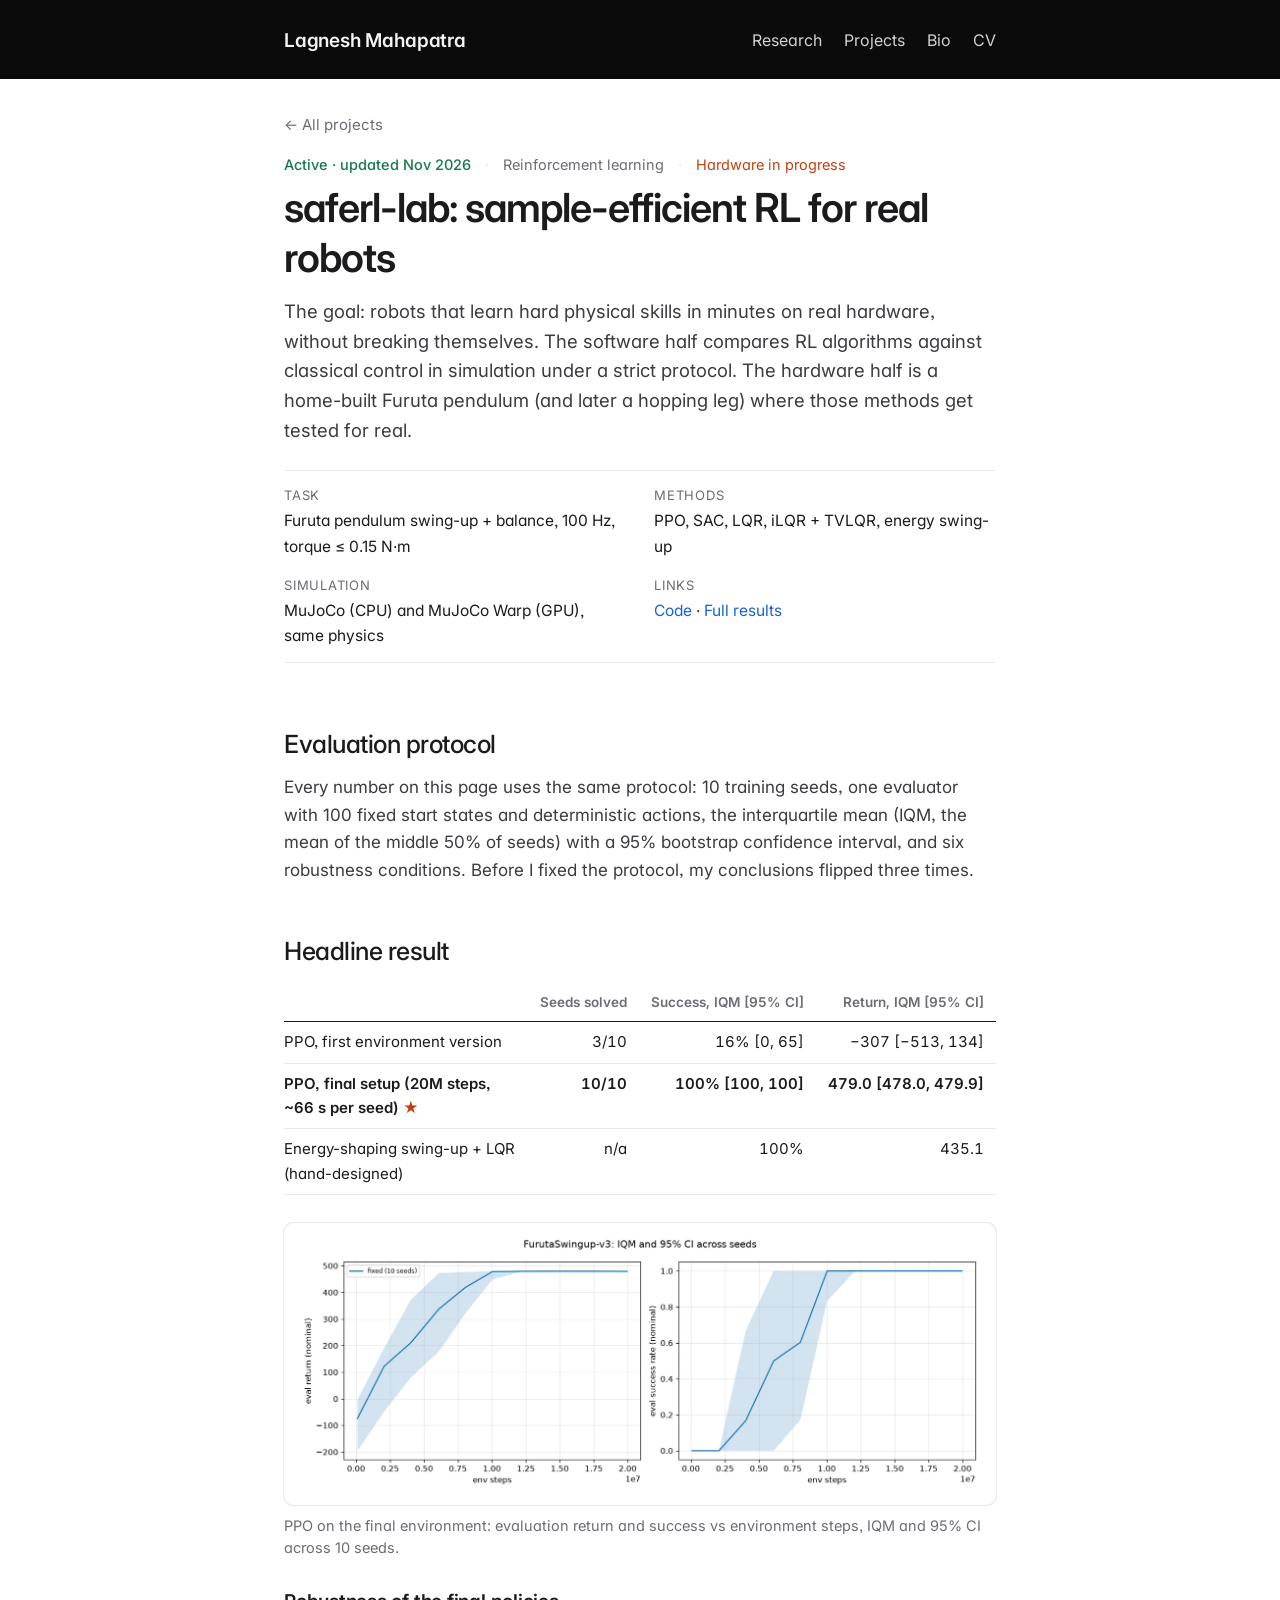
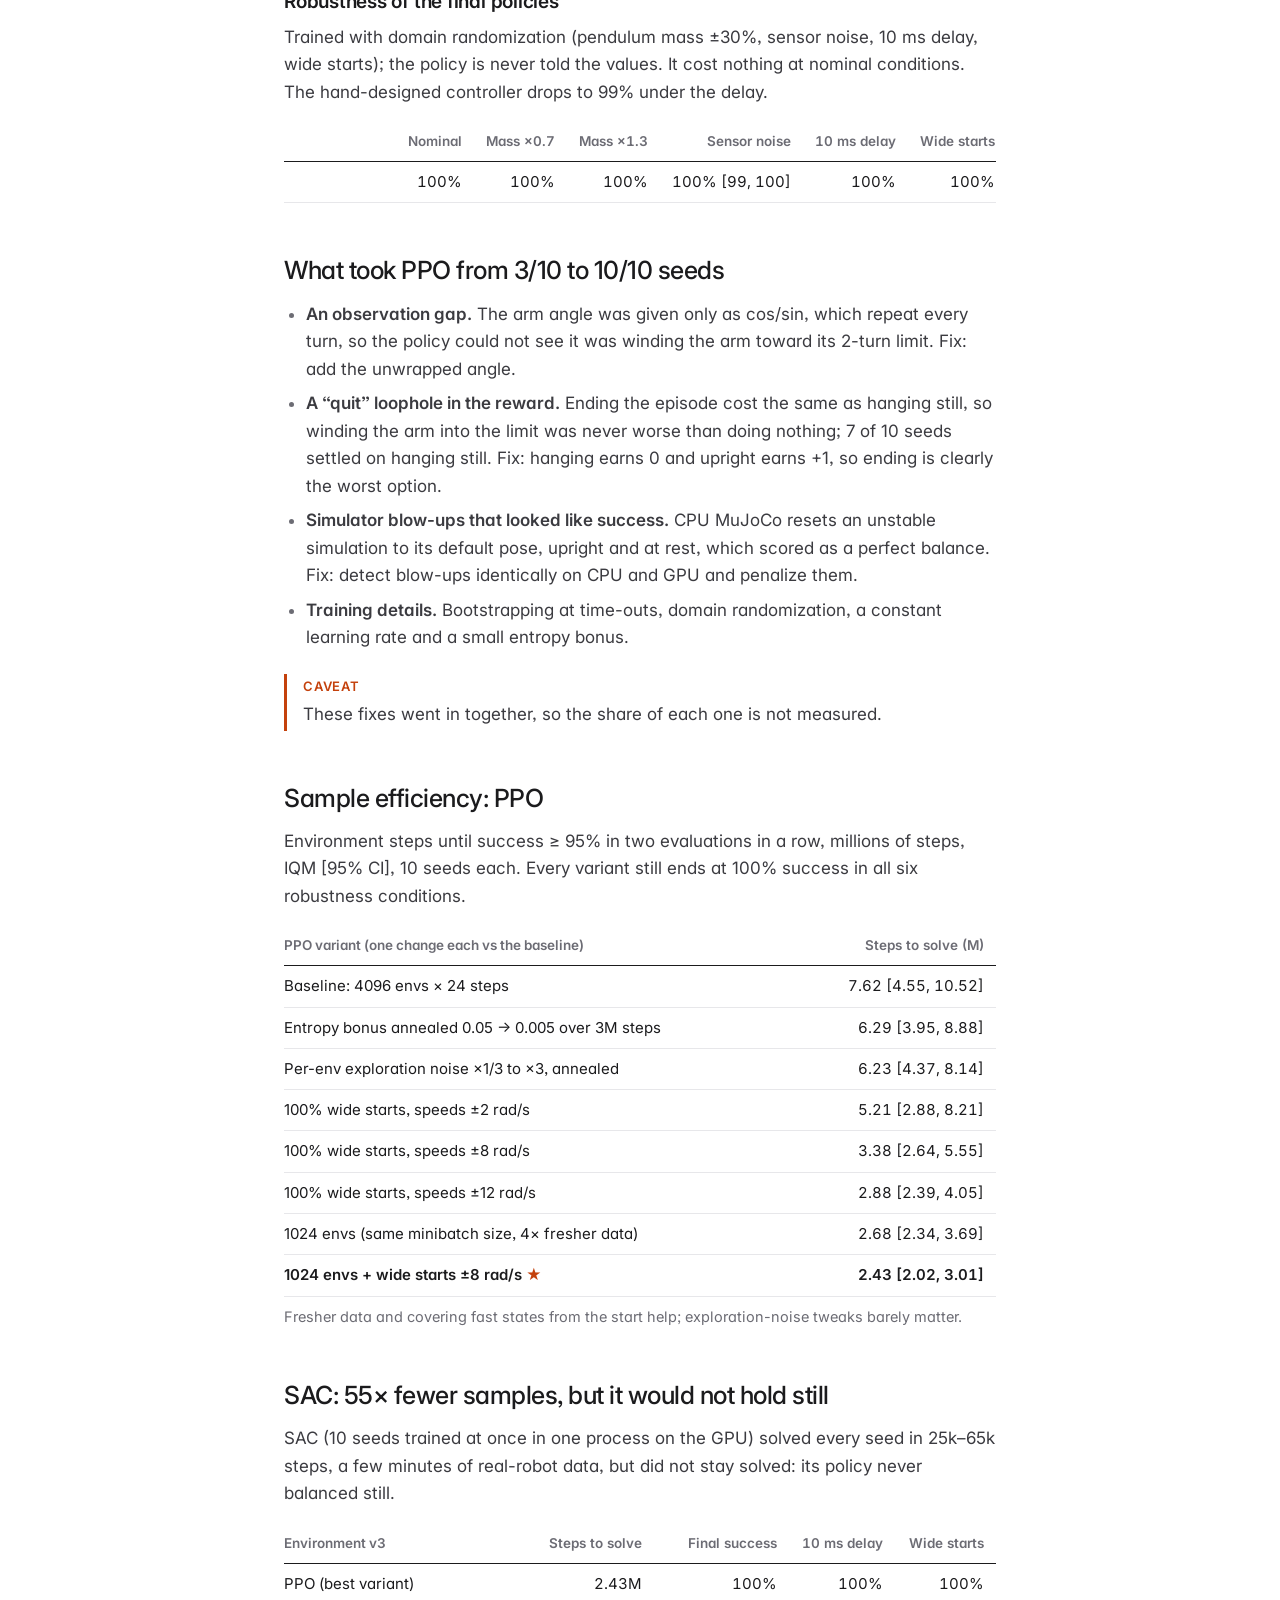
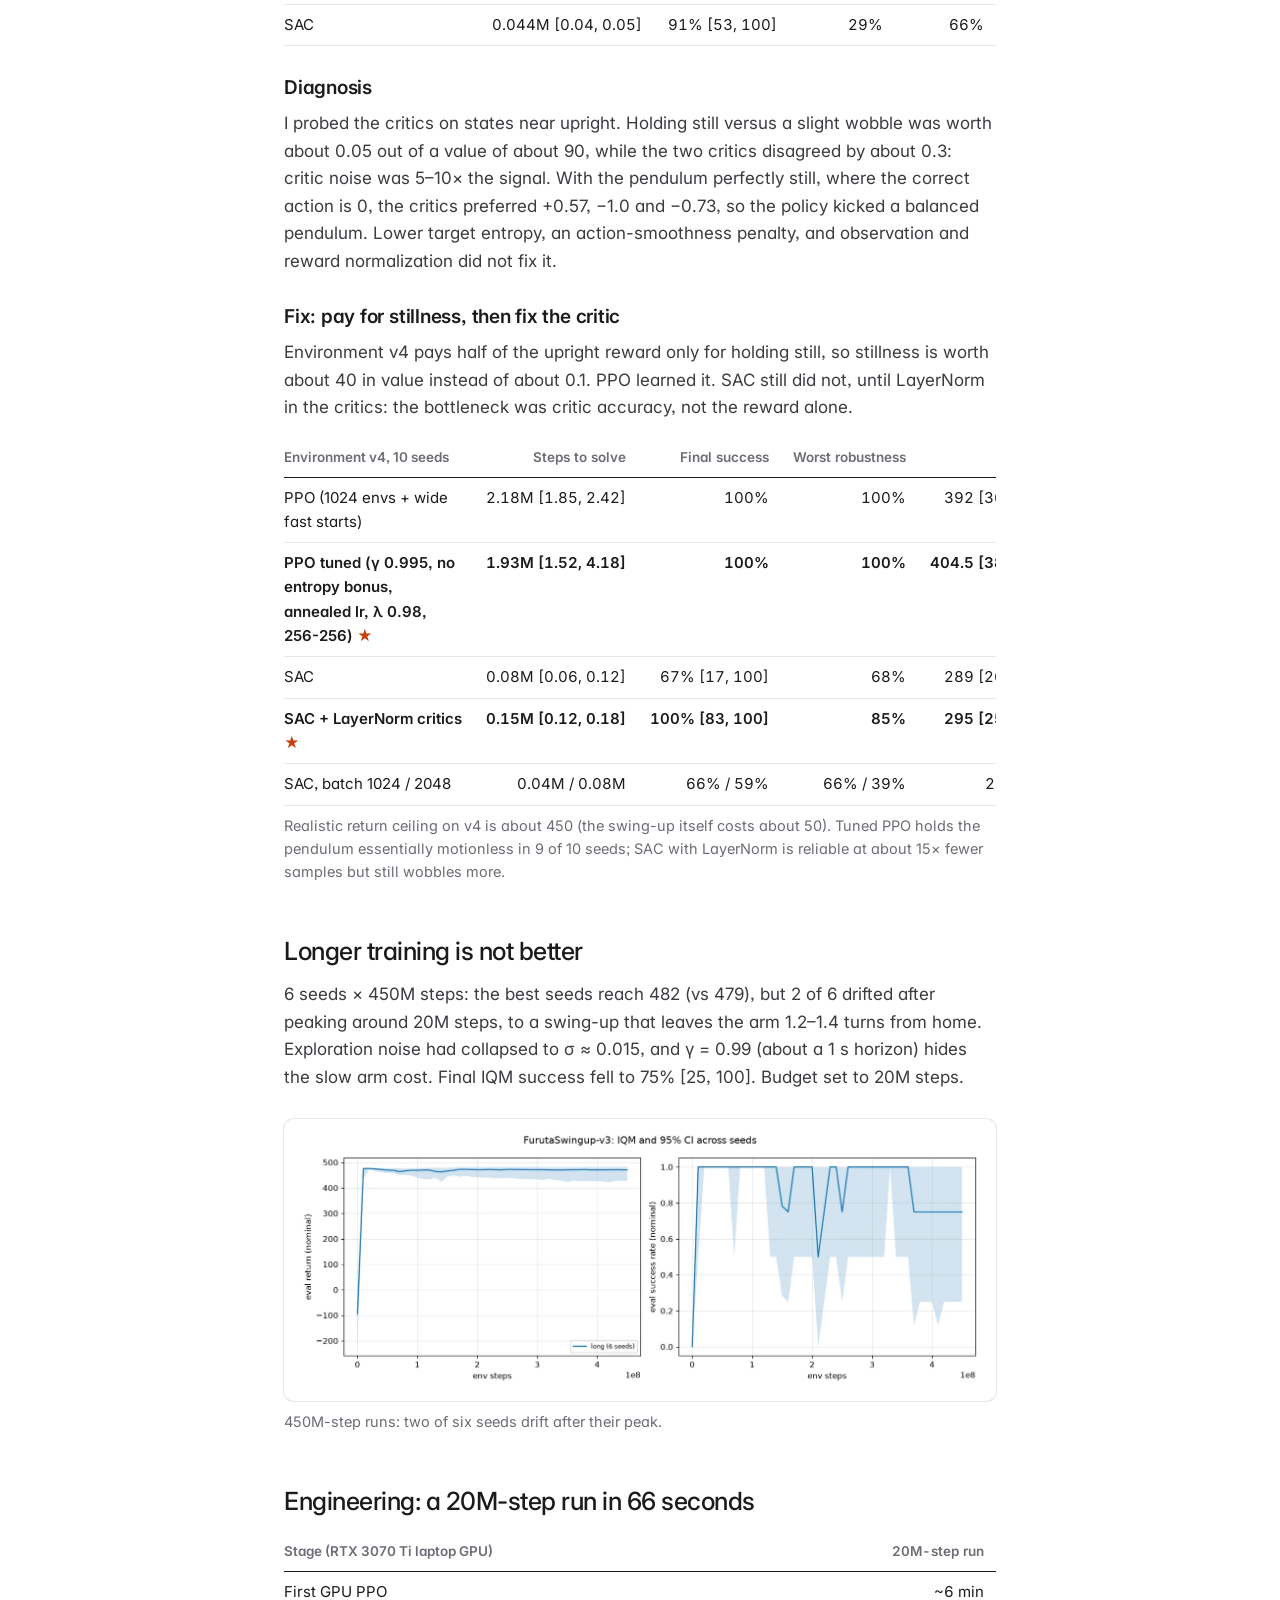
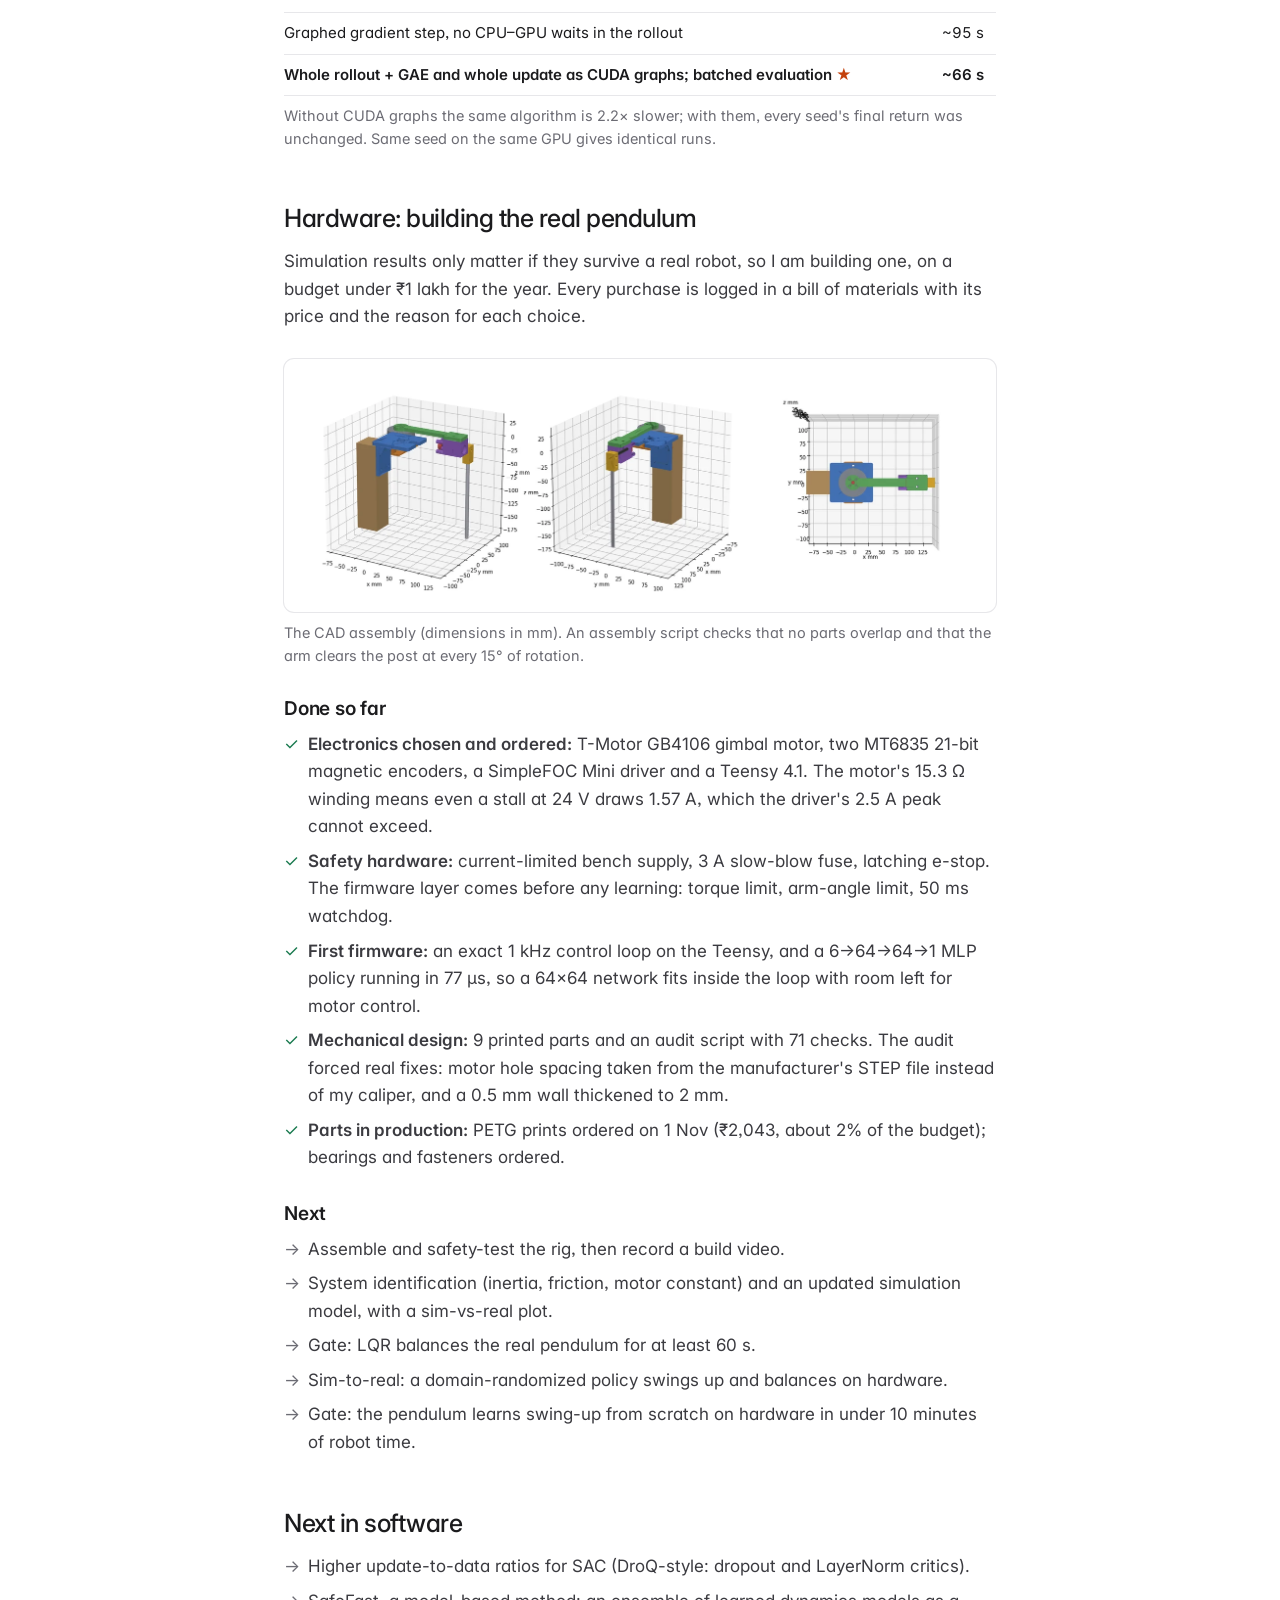
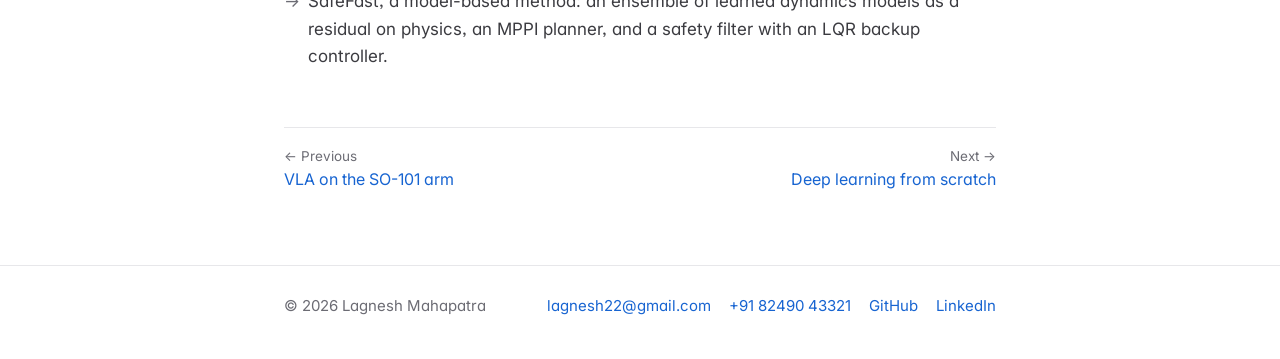
<file: projects/saferl-lab.html>
<!doctype html>
<html lang="en">
<head>
  <meta charset="utf-8">
  <meta name="viewport" content="width=device-width, initial-scale=1">
  <title>saferl-lab: sample-efficient RL for real robots · Lagnesh Mahapatra</title>
  <meta name="description" content="PPO and SAC on a GPU-simulated Furuta pendulum under a strict 10-seed evaluation protocol: 100% success, robustness to mass, noise and delay, 15–55× sample-efficiency gains with SAC, and a real pendulum build.">
  <link rel="canonical" href="https://lagnesh2003.github.io/projects/saferl-lab.html">
  <meta property="og:type" content="article">
  <meta property="og:url" content="https://lagnesh2003.github.io/projects/saferl-lab.html">
  <meta property="og:title" content="saferl-lab: sample-efficient RL for real robots">
  <meta property="og:description" content="PPO solves Furuta swing-up on 10/10 seeds; SAC with LayerNorm critics reaches 100% success with ~15× fewer samples.">
  <meta property="og:image" content="https://lagnesh2003.github.io/assets/img/ppo-v3-curves.webp">
  <meta name="twitter:card" content="summary_large_image">
  <link rel="icon" href="/favicon.svg" type="image/svg+xml">
  <link rel="preconnect" href="https://fonts.googleapis.com">
  <link rel="preconnect" href="https://fonts.gstatic.com" crossorigin>
  <link href="https://fonts.googleapis.com/css2?family=Inter:wght@400;500;600;700&family=JetBrains+Mono:wght@400;500&display=swap" rel="stylesheet">
  <link rel="stylesheet" href="/assets/css/style.css">
</head>
<body>
<a class="skip" href="#main">Skip to content</a>

<header class="site-header">
  <div class="wrap">
    <div class="topbar">
      <a class="brand" href="/">Lagnesh Mahapatra</a>
      <nav class="nav" aria-label="Main">
        <a href="/#research" class="hide-sm">Research</a>
        <a href="/#projects">Projects</a>
        <a href="/#bio" class="hide-sm">Bio</a>
        <a href="/assets/Lagnesh_Mahapatra_CV.pdf">CV</a>
      </nav>
    </div>
  </div>
</header>

<main id="main" class="wrap">
  <div class="crumbs"><a href="/#projects">← All projects</a></div>

  <section class="case-hero">
    <div class="meta-row"><span class="pill live">Active · updated Nov 2026</span><span class="pill">Reinforcement learning</span><span class="pill next">Hardware in progress</span></div>
    <h1>saferl-lab: sample-efficient RL for real robots</h1>
    <p class="lead">The goal: robots that learn hard physical skills in minutes on real hardware, without breaking themselves. The software half compares RL algorithms against classical control in simulation under a strict protocol. The hardware half is a home-built Furuta pendulum (and later a hopping leg) where those methods get tested for real.</p>
    <dl class="facts">
      <div><dt>Task</dt><dd>Furuta pendulum swing-up + balance, 100 Hz, torque ≤ 0.15 N·m</dd></div>
      <div><dt>Methods</dt><dd>PPO, SAC, LQR, iLQR + TVLQR, energy swing-up</dd></div>
      <div><dt>Simulation</dt><dd>MuJoCo (CPU) and MuJoCo Warp (GPU), same physics</dd></div>
      <div><dt>Links</dt><dd><a href="https://github.com/Lagnesh2003/saferl-lab">Code</a> · <a href="https://github.com/Lagnesh2003/saferl-lab/blob/main/docs/results.md">Full results</a></dd></div>
    </dl>
  </section>

  <div class="prose">
    <h2>Evaluation protocol</h2>
    <p>Every number on this page uses the same protocol: 10 training seeds, one evaluator with 100 fixed start states and deterministic actions, the interquartile mean (IQM, the mean of the middle 50% of seeds) with a 95% bootstrap confidence interval, and six robustness conditions. Before I fixed the protocol, my conclusions flipped three times.</p>

    <h2>Headline result</h2>
  </div>

  <div class="table-wrap">
    <table>
      <thead><tr><th></th><th class="n">Seeds solved</th><th class="n">Success, IQM [95% CI]</th><th class="n">Return, IQM [95% CI]</th></tr></thead>
      <tbody>
        <tr><td>PPO, first environment version</td><td class="n">3/10</td><td class="n">16% [0, 65]</td><td class="n">−307 [−513, 134]</td></tr>
        <tr class="best"><td>PPO, final setup (20M steps, ~66 s per seed)</td><td class="n">10/10</td><td class="n">100% [100, 100]</td><td class="n">479.0 [478.0, 479.9]</td></tr>
        <tr><td>Energy-shaping swing-up + LQR (hand-designed)</td><td class="n">n/a</td><td class="n">100%</td><td class="n">435.1</td></tr>
      </tbody>
    </table>
  </div>

  <figure class="wide">
    <div class="frame"><img src="/assets/img/ppo-v3-curves.webp" width="1400" height="525" alt="Evaluation return and success rate versus environment steps for PPO on FurutaSwingup-v3; IQM with 95% CI across 10 seeds; success reaches 100% by 10 million steps"></div>
    <figcaption>PPO on the final environment: evaluation return and success vs environment steps, IQM and 95% CI across 10 seeds.</figcaption>
  </figure>

  <div class="prose">
    <h3>Robustness of the final policies</h3>
    <p>Trained with domain randomization (pendulum mass ±30%, sensor noise, 10 ms delay, wide starts); the policy is never told the values. It cost nothing at nominal conditions. The hand-designed controller drops to 99% under the delay.</p>
  </div>
  <div class="table-wrap">
    <table>
      <thead><tr><th class="n">Nominal</th><th class="n">Mass ×0.7</th><th class="n">Mass ×1.3</th><th class="n">Sensor noise</th><th class="n">10 ms delay</th><th class="n">Wide starts</th></tr></thead>
      <tbody><tr><td class="n">100%</td><td class="n">100%</td><td class="n">100%</td><td class="n">100% [99, 100]</td><td class="n">100%</td><td class="n">100%</td></tr></tbody>
    </table>
  </div>

  <div class="prose">
    <h2>What took PPO from 3/10 to 10/10 seeds</h2>
    <ul>
      <li><strong>An observation gap.</strong> The arm angle was given only as cos/sin, which repeat every turn, so the policy could not see it was winding the arm toward its 2-turn limit. Fix: add the unwrapped angle.</li>
      <li><strong>A “quit” loophole in the reward.</strong> Ending the episode cost the same as hanging still, so winding the arm into the limit was never worse than doing nothing; 7 of 10 seeds settled on hanging still. Fix: hanging earns 0 and upright earns +1, so ending is clearly the worst option.</li>
      <li><strong>Simulator blow-ups that looked like success.</strong> CPU MuJoCo resets an unstable simulation to its default pose, upright and at rest, which scored as a perfect balance. Fix: detect blow-ups identically on CPU and GPU and penalize them.</li>
      <li><strong>Training details.</strong> Bootstrapping at time-outs, domain randomization, a constant learning rate and a small entropy bonus.</li>
    </ul>
    <div class="callout honest">
      <div class="t">Caveat</div>
      <p>These fixes went in together, so the share of each one is not measured.</p>
    </div>

    <h2>Sample efficiency: PPO</h2>
    <p>Environment steps until success ≥ 95% in two evaluations in a row, millions of steps, IQM [95% CI], 10 seeds each. Every variant still ends at 100% success in all six robustness conditions.</p>
  </div>
  <div class="table-wrap">
    <table>
      <thead><tr><th>PPO variant (one change each vs the baseline)</th><th class="n">Steps to solve (M)</th></tr></thead>
      <tbody>
        <tr><td>Baseline: 4096 envs × 24 steps</td><td class="n">7.62 [4.55, 10.52]</td></tr>
        <tr><td>Entropy bonus annealed 0.05 → 0.005 over 3M steps</td><td class="n">6.29 [3.95, 8.88]</td></tr>
        <tr><td>Per-env exploration noise ×1/3 to ×3, annealed</td><td class="n">6.23 [4.37, 8.14]</td></tr>
        <tr><td>100% wide starts, speeds ±2 rad/s</td><td class="n">5.21 [2.88, 8.21]</td></tr>
        <tr><td>100% wide starts, speeds ±8 rad/s</td><td class="n">3.38 [2.64, 5.55]</td></tr>
        <tr><td>100% wide starts, speeds ±12 rad/s</td><td class="n">2.88 [2.39, 4.05]</td></tr>
        <tr><td>1024 envs (same minibatch size, 4× fresher data)</td><td class="n">2.68 [2.34, 3.69]</td></tr>
        <tr class="best"><td>1024 envs + wide starts ±8 rad/s</td><td class="n">2.43 [2.02, 3.01]</td></tr>
      </tbody>
    </table>
  </div>
  <p class="table-note">Fresher data and covering fast states from the start help; exploration-noise tweaks barely matter.</p>

  <div class="prose">
    <h2>SAC: 55× fewer samples, but it would not hold still</h2>
    <p>SAC (10 seeds trained at once in one process on the GPU) solved every seed in 25k–65k steps, a few minutes of real-robot data, but did not stay solved: its policy never balanced still.</p>
  </div>
  <div class="table-wrap">
    <table>
      <thead><tr><th>Environment v3</th><th class="n">Steps to solve</th><th class="n">Final success</th><th class="n">10 ms delay</th><th class="n">Wide starts</th></tr></thead>
      <tbody>
        <tr><td>PPO (best variant)</td><td class="n">2.43M</td><td class="n">100%</td><td class="n">100%</td><td class="n">100%</td></tr>
        <tr><td>SAC</td><td class="n">0.044M [0.04, 0.05]</td><td class="n">91% [53, 100]</td><td class="n">29%</td><td class="n">66%</td></tr>
      </tbody>
    </table>
  </div>

  <div class="prose">
    <h3>Diagnosis</h3>
    <p>I probed the critics on states near upright. Holding still versus a slight wobble was worth about 0.05 out of a value of about 90, while the two critics disagreed by about 0.3: critic noise was 5–10× the signal. With the pendulum perfectly still, where the correct action is 0, the critics preferred +0.57, −1.0 and −0.73, so the policy kicked a balanced pendulum. Lower target entropy, an action-smoothness penalty, and observation and reward normalization did not fix it.</p>
    <h3>Fix: pay for stillness, then fix the critic</h3>
    <p>Environment v4 pays half of the upright reward only for holding still, so stillness is worth about 40 in value instead of about 0.1. PPO learned it. SAC still did not, until LayerNorm in the critics: the bottleneck was critic accuracy, not the reward alone.</p>
  </div>
  <div class="table-wrap">
    <table>
      <thead><tr><th>Environment v4, 10 seeds</th><th class="n">Steps to solve</th><th class="n">Final success</th><th class="n">Worst robustness</th><th class="n">Return</th></tr></thead>
      <tbody>
        <tr><td>PPO (1024 envs + wide fast starts)</td><td class="n">2.18M [1.85, 2.42]</td><td class="n">100%</td><td class="n">100%</td><td class="n">392 [369, 414]</td></tr>
        <tr class="best"><td>PPO tuned (γ 0.995, no entropy bonus, annealed lr, λ 0.98, 256-256)</td><td class="n">1.93M [1.52, 4.18]</td><td class="n">100%</td><td class="n">100%</td><td class="n">404.5 [388, 425]</td></tr>
        <tr><td>SAC</td><td class="n">0.08M [0.06, 0.12]</td><td class="n">67% [17, 100]</td><td class="n">68%</td><td class="n">289 [264, 311]</td></tr>
        <tr class="best"><td>SAC + LayerNorm critics</td><td class="n">0.15M [0.12, 0.18]</td><td class="n">100% [83, 100]</td><td class="n">85%</td><td class="n">295 [259, 327]</td></tr>
        <tr><td>SAC, batch 1024 / 2048</td><td class="n">0.04M / 0.08M</td><td class="n">66% / 59%</td><td class="n">66% / 39%</td><td class="n">273 / 259</td></tr>
      </tbody>
    </table>
  </div>
  <p class="table-note">Realistic return ceiling on v4 is about 450 (the swing-up itself costs about 50). Tuned PPO holds the pendulum essentially motionless in 9 of 10 seeds; SAC with LayerNorm is reliable at about 15× fewer samples but still wobbles more.</p>

  <div class="prose">
    <h2>Longer training is not better</h2>
    <p>6 seeds × 450M steps: the best seeds reach 482 (vs 479), but 2 of 6 drifted after peaking around 20M steps, to a swing-up that leaves the arm 1.2–1.4 turns from home. Exploration noise had collapsed to σ ≈ 0.015, and γ = 0.99 (about a 1 s horizon) hides the slow arm cost. Final IQM success fell to 75% [25, 100]. Budget set to 20M steps.</p>
  </div>
  <figure class="wide">
    <div class="frame"><img src="/assets/img/ppo-long-run-curves.webp" width="1400" height="525" alt="PPO evaluation curves over 450 million steps; two of six seeds drift down after peaking" loading="lazy"></div>
    <figcaption>450M-step runs: two of six seeds drift after their peak.</figcaption>
  </figure>

  <div class="prose">
    <h2>Engineering: a 20M-step run in 66 seconds</h2>
  </div>
  <div class="table-wrap">
    <table>
      <thead><tr><th>Stage (RTX 3070 Ti laptop GPU)</th><th class="n">20M-step run</th></tr></thead>
      <tbody>
        <tr><td>First GPU PPO</td><td class="n">~6 min</td></tr>
        <tr><td>Graphed gradient step, no CPU–GPU waits in the rollout</td><td class="n">~95 s</td></tr>
        <tr class="best"><td>Whole rollout + GAE and whole update as CUDA graphs; batched evaluation</td><td class="n">~66 s</td></tr>
      </tbody>
    </table>
  </div>
  <p class="table-note">Without CUDA graphs the same algorithm is 2.2× slower; with them, every seed's final return was unchanged. Same seed on the same GPU gives identical runs.</p>

  <div class="prose">
    <h2 id="hardware">Hardware: building the real pendulum</h2>
    <p>Simulation results only matter if they survive a real robot, so I am building one, on a budget under ₹1 lakh for the year. Every purchase is logged in a bill of materials with its price and the reason for each choice.</p>
  </div>

  <figure class="wide">
    <div class="frame"><img src="/assets/img/furuta-cad.webp" width="1400" height="467" alt="Three views of the Furuta pendulum CAD assembly: wooden post, motor bracket, gimbal motor, arm, pivot housing and pendulum rod" loading="lazy"></div>
    <figcaption>The CAD assembly (dimensions in mm). An assembly script checks that no parts overlap and that the arm clears the post at every 15° of rotation.</figcaption>
  </figure>

  <div class="prose">
    <h3>Done so far</h3>
    <ul class="next-list">
      <li class="done"><strong>Electronics chosen and ordered:</strong> T-Motor GB4106 gimbal motor, two MT6835 21-bit magnetic encoders, a SimpleFOC Mini driver and a Teensy 4.1. The motor's 15.3 Ω winding means even a stall at 24 V draws 1.57 A, which the driver's 2.5 A peak cannot exceed.</li>
      <li class="done"><strong>Safety hardware:</strong> current-limited bench supply, 3 A slow-blow fuse, latching e-stop. The firmware layer comes before any learning: torque limit, arm-angle limit, 50 ms watchdog.</li>
      <li class="done"><strong>First firmware:</strong> an exact 1 kHz control loop on the Teensy, and a 6→64→64→1 MLP policy running in 77 µs, so a 64×64 network fits inside the loop with room left for motor control.</li>
      <li class="done"><strong>Mechanical design:</strong> 9 printed parts and an audit script with 71 checks. The audit forced real fixes: motor hole spacing taken from the manufacturer's STEP file instead of my caliper, and a 0.5 mm wall thickened to 2 mm.</li>
      <li class="done"><strong>Parts in production:</strong> PETG prints ordered on 1 Nov (₹2,043, about 2% of the budget); bearings and fasteners ordered.</li>
    </ul>
    <h3>Next</h3>
    <ul class="next-list">
      <li>Assemble and safety-test the rig, then record a build video.</li>
      <li>System identification (inertia, friction, motor constant) and an updated simulation model, with a sim-vs-real plot.</li>
      <li>Gate: LQR balances the real pendulum for at least 60 s.</li>
      <li>Sim-to-real: a domain-randomized policy swings up and balances on hardware.</li>
      <li>Gate: the pendulum learns swing-up from scratch on hardware in under 10 minutes of robot time.</li>
    </ul>

    <h2>Next in software</h2>
    <ul class="next-list">
      <li>Higher update-to-data ratios for SAC (DroQ-style: dropout and LayerNorm critics).</li>
      <li>SafeFast, a model-based method: an ensemble of learned dynamics models as a residual on physics, an MPPI planner, and a safety filter with an LQR backup controller.</li>
    </ul>
  </div>

  <nav class="case-nav" aria-label="More projects">
    <a href="/projects/vla-so101.html"><span>← Previous</span>VLA on the SO-101 arm</a>
    <a class="r" href="/projects/deep-nn.html"><span>Next →</span>Deep learning from scratch</a>
  </nav>
</main>

<footer class="site-footer">
  <div class="wrap">
    <p>© 2026 Lagnesh Mahapatra</p>
    <div class="footer-links">
      <a href="mailto:lagnesh22@gmail.com">lagnesh22@gmail.com</a>
      <a href="tel:+918249043321">+91 82490 43321</a>
      <a href="https://github.com/Lagnesh2003">GitHub</a>
      <a href="https://www.linkedin.com/in/lagnesh-mahapatra-135503249/">LinkedIn</a>
    </div>
  </div>
</footer>
</body>
</html>
</file>
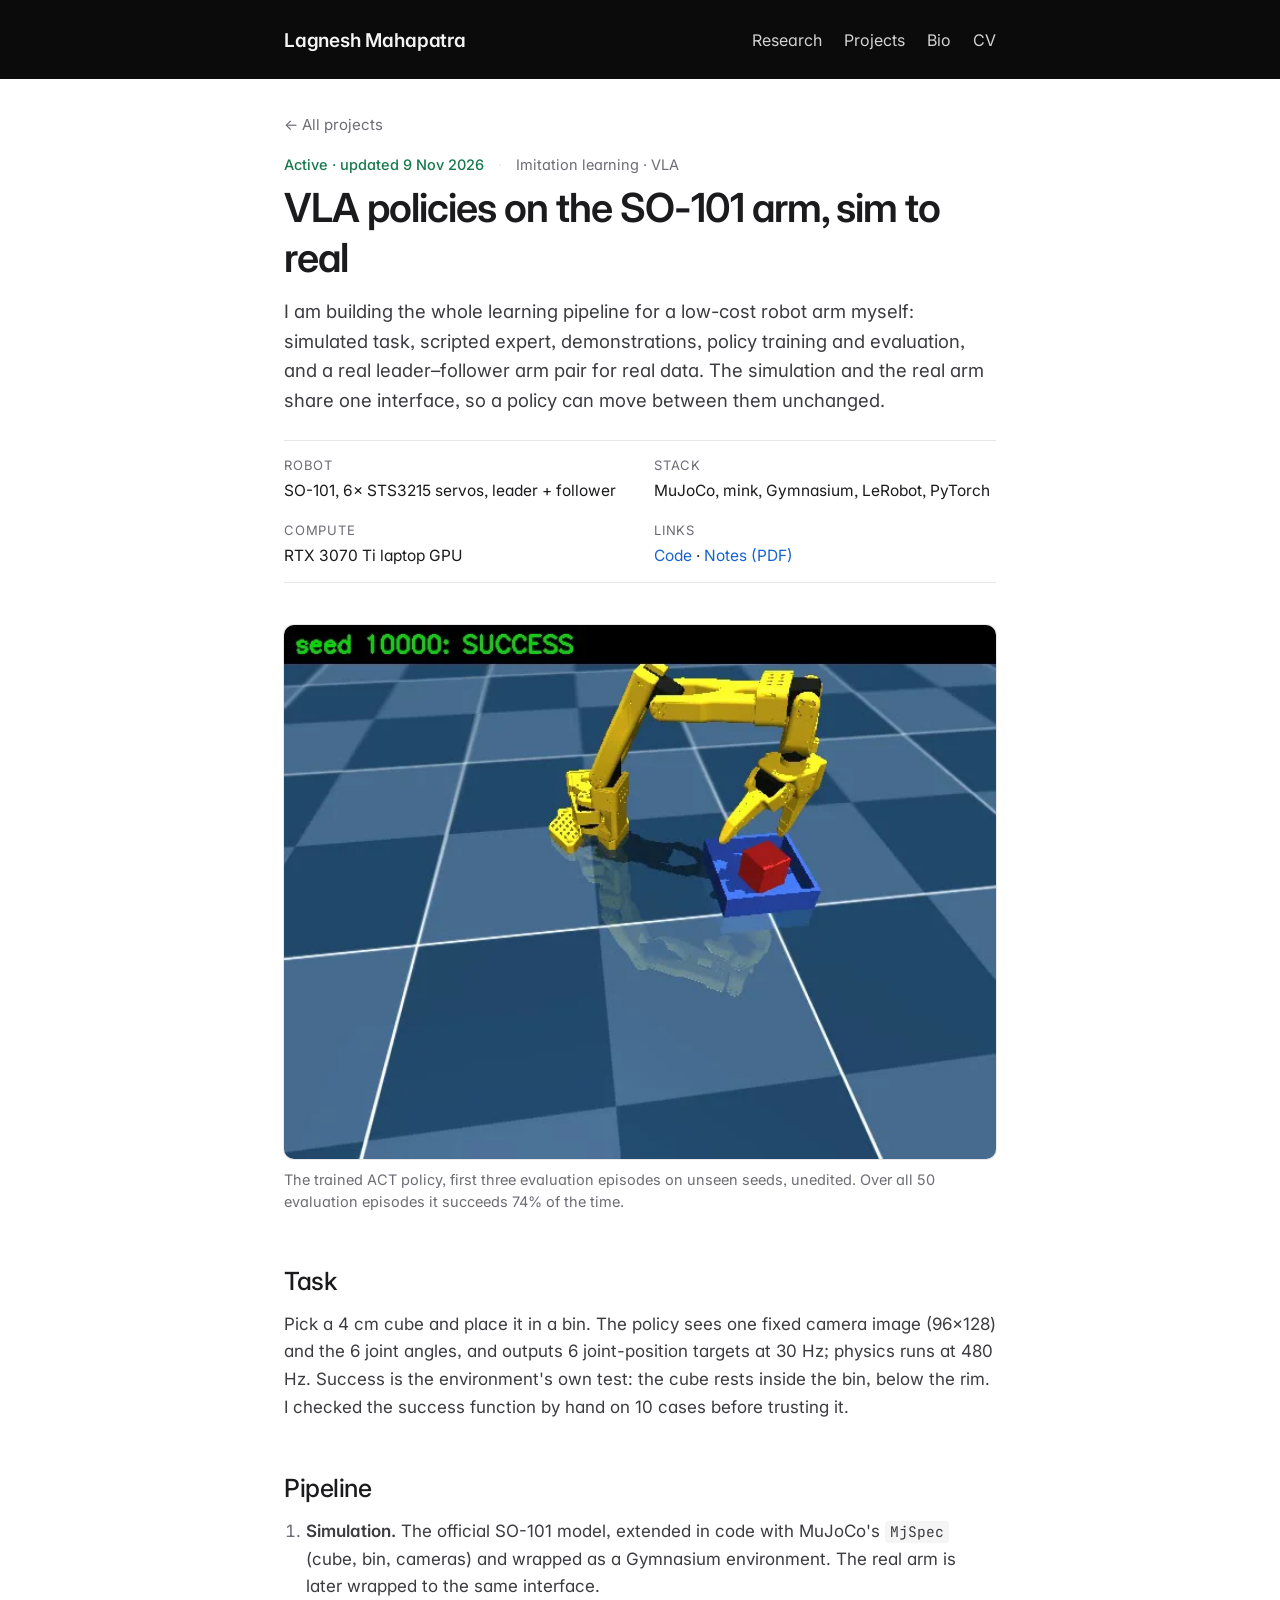
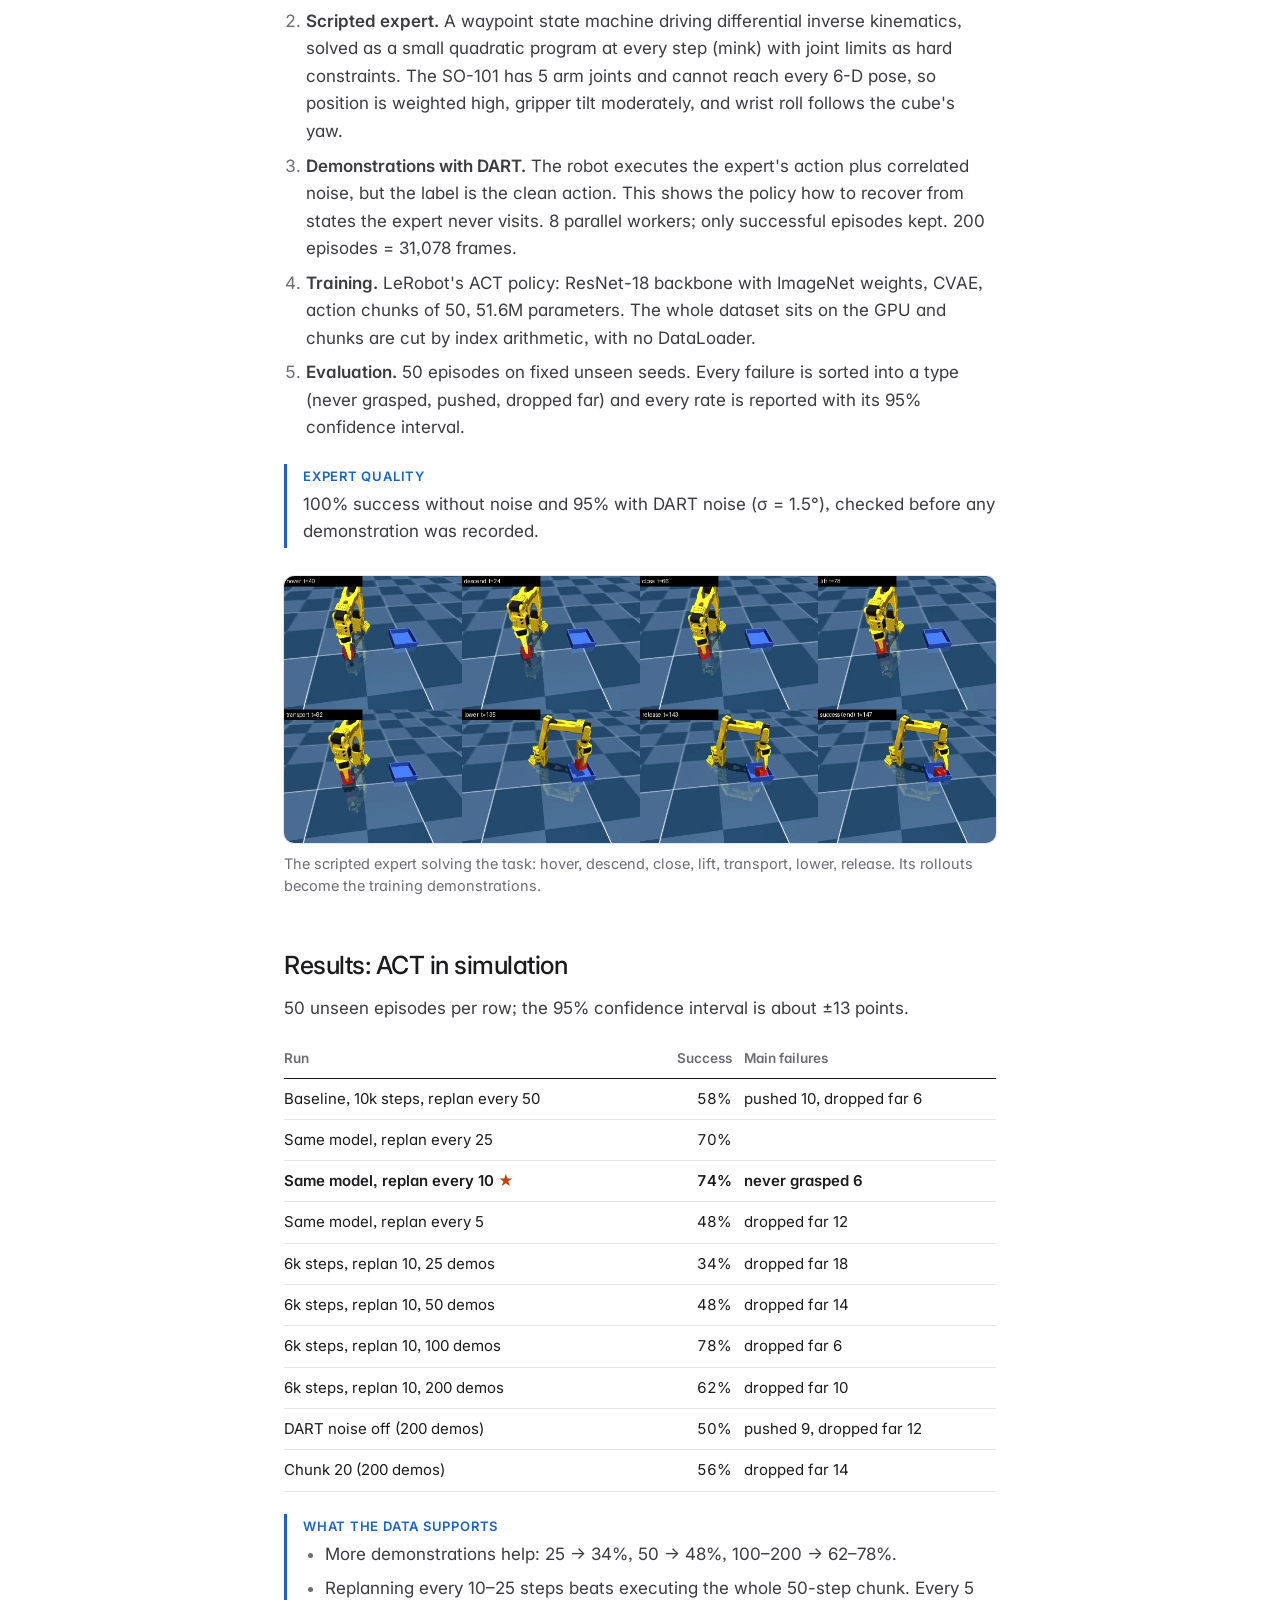
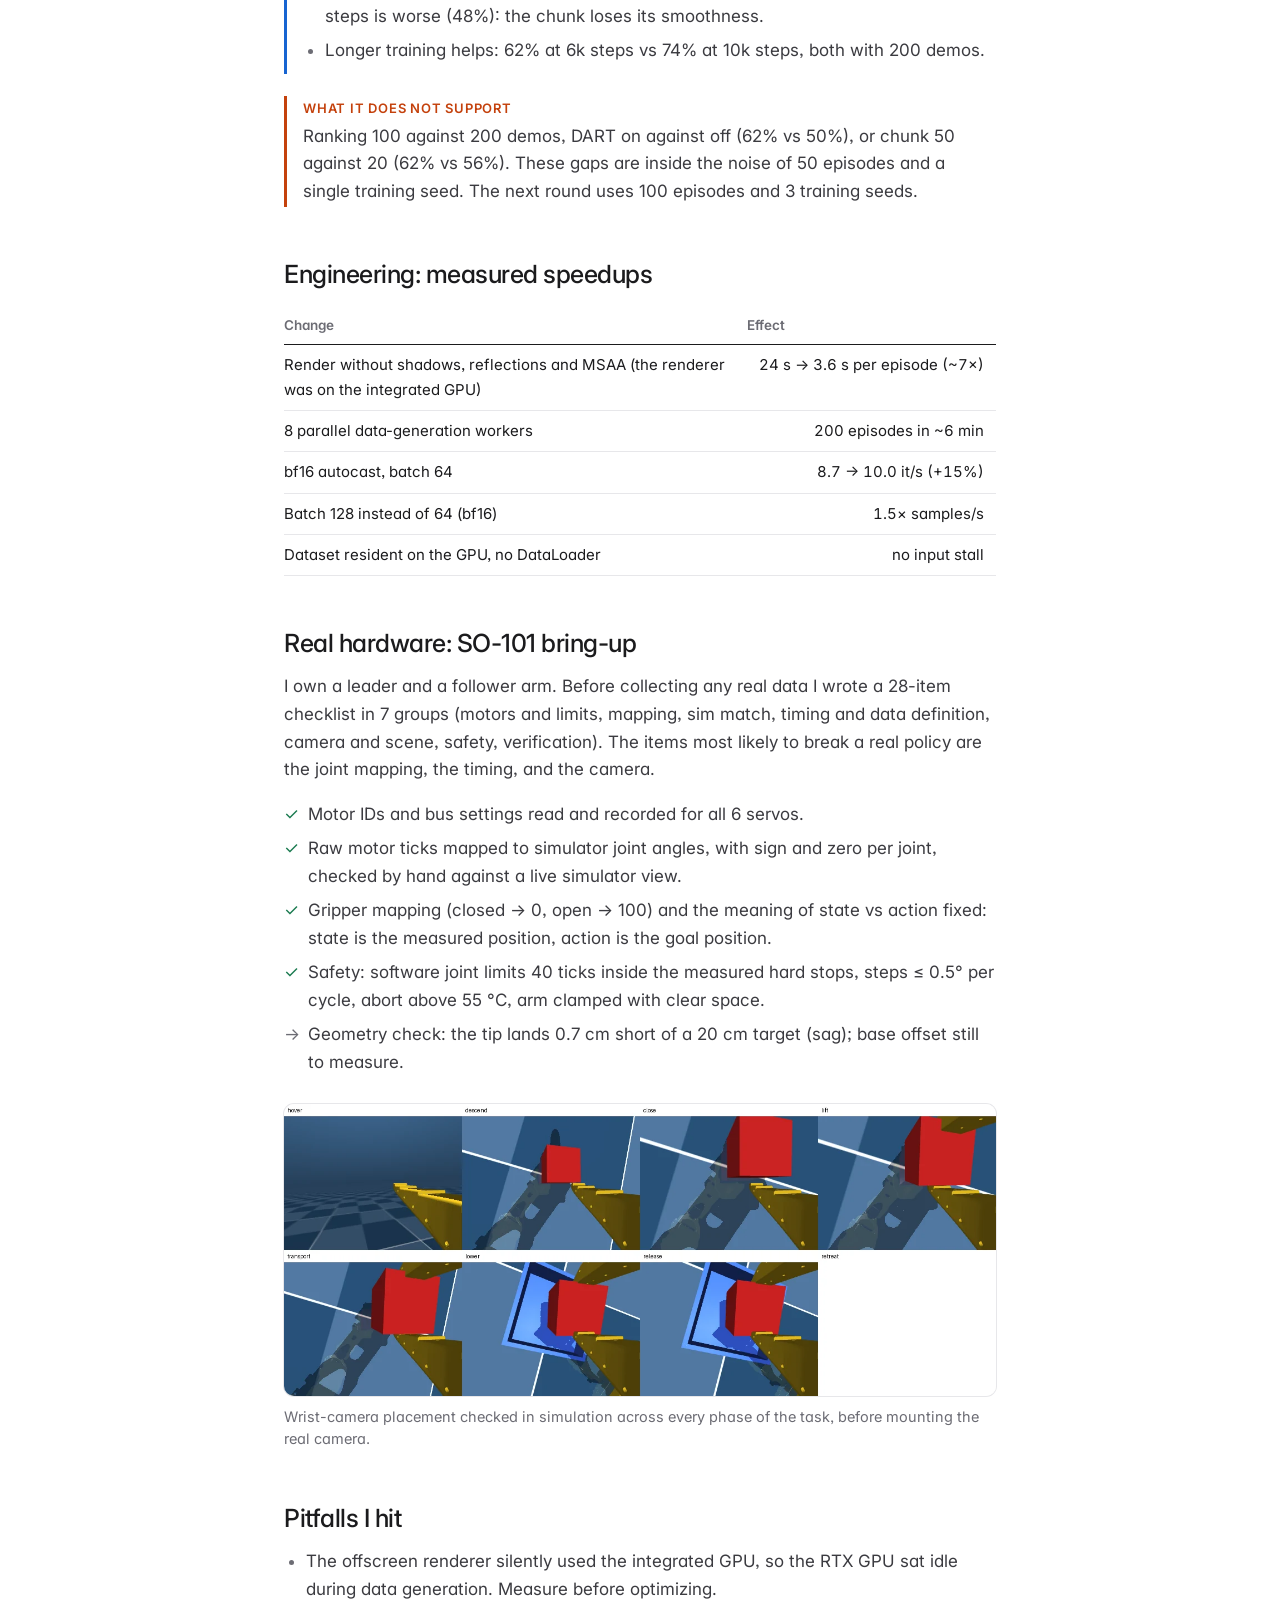
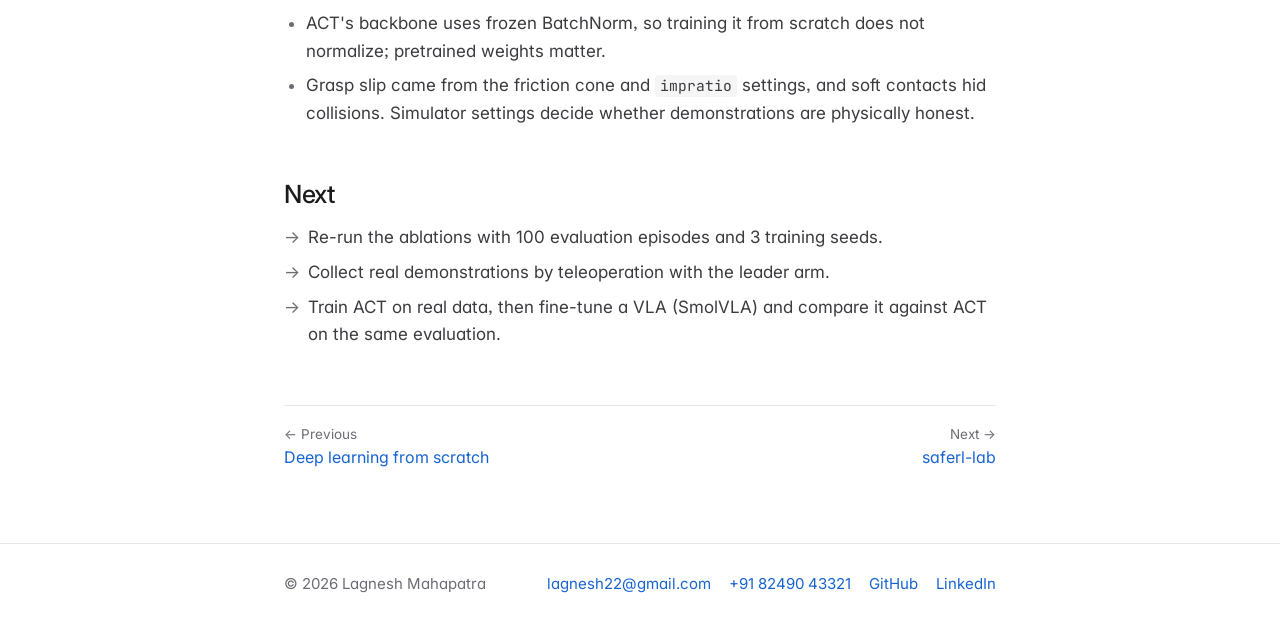
<file: projects/vla-so101.html>
<!doctype html>
<html lang="en">
<head>
  <meta charset="utf-8">
  <meta name="viewport" content="width=device-width, initial-scale=1">
  <title>VLA policies on the SO-101 arm · Lagnesh Mahapatra</title>
  <meta name="description" content="An end-to-end imitation learning and VLA pipeline on the SO-101 arm: MuJoCo task, differential-IK expert with DART noise, ACT training and evaluation with ablations, and real leader-follower hardware bring-up.">
  <link rel="canonical" href="https://lagnesh2003.github.io/projects/vla-so101.html">
  <meta property="og:type" content="article">
  <meta property="og:url" content="https://lagnesh2003.github.io/projects/vla-so101.html">
  <meta property="og:title" content="VLA policies on the SO-101 arm, sim to real">
  <meta property="og:description" content="ACT reaches 74% pick-and-place success on unseen simulated episodes. Pipeline, ablations, speedups and real-arm bring-up.">
  <meta property="og:image" content="https://lagnesh2003.github.io/assets/img/so101-filmstrip.webp">
  <meta name="twitter:card" content="summary_large_image">
  <link rel="icon" href="/favicon.svg" type="image/svg+xml">
  <link rel="preconnect" href="https://fonts.googleapis.com">
  <link rel="preconnect" href="https://fonts.gstatic.com" crossorigin>
  <link href="https://fonts.googleapis.com/css2?family=Inter:wght@400;500;600;700&family=JetBrains+Mono:wght@400;500&display=swap" rel="stylesheet">
  <link rel="stylesheet" href="/assets/css/style.css">
</head>
<body>
<a class="skip" href="#main">Skip to content</a>

<header class="site-header">
  <div class="wrap">
    <div class="topbar">
      <a class="brand" href="/">Lagnesh Mahapatra</a>
      <nav class="nav" aria-label="Main">
        <a href="/#research" class="hide-sm">Research</a>
        <a href="/#projects">Projects</a>
        <a href="/#bio" class="hide-sm">Bio</a>
        <a href="/assets/Lagnesh_Mahapatra_CV.pdf">CV</a>
      </nav>
    </div>
  </div>
</header>

<main id="main" class="wrap">
  <div class="crumbs"><a href="/#projects">← All projects</a></div>

  <section class="case-hero">
    <div class="meta-row"><span class="pill live">Active · updated 9 Nov 2026</span><span class="pill">Imitation learning · VLA</span></div>
    <h1>VLA policies on the SO-101 arm, sim to real</h1>
    <p class="lead">I am building the whole learning pipeline for a low-cost robot arm myself: simulated task, scripted expert, demonstrations, policy training and evaluation, and a real leader–follower arm pair for real data. The simulation and the real arm share one interface, so a policy can move between them unchanged.</p>
    <dl class="facts">
      <div><dt>Robot</dt><dd>SO-101, 6× STS3215 servos, leader + follower</dd></div>
      <div><dt>Stack</dt><dd>MuJoCo, mink, Gymnasium, LeRobot, PyTorch</dd></div>
      <div><dt>Compute</dt><dd>RTX 3070 Ti laptop GPU</dd></div>
      <div><dt>Links</dt><dd><a href="https://github.com/Lagnesh2003/VLA_SO101_Sprint">Code</a> · <a href="https://github.com/Lagnesh2003/VLA_SO101_Sprint/blob/main/notes/main.pdf">Notes (PDF)</a></dd></div>
    </dl>
  </section>

  <figure class="wide">
    <div class="frame flush"><video src="/assets/video/act-sim-rollouts.mp4" poster="/assets/video/act-sim-rollouts.webp" width="640" height="480" autoplay muted loop playsinline preload="metadata" aria-label="ACT policy controlling the simulated SO-101 arm in three pick-and-place episodes"></video></div>
    <figcaption>The trained ACT policy, first three evaluation episodes on unseen seeds, unedited. Over all 50 evaluation episodes it succeeds 74% of the time.</figcaption>
  </figure>

  <div class="prose">
    <h2>Task</h2>
    <p>Pick a 4 cm cube and place it in a bin. The policy sees one fixed camera image (96×128) and the 6 joint angles, and outputs 6 joint-position targets at 30 Hz; physics runs at 480 Hz. Success is the environment's own test: the cube rests inside the bin, below the rim. I checked the success function by hand on 10 cases before trusting it.</p>

    <h2>Pipeline</h2>
    <ol>
      <li><strong>Simulation.</strong> The official SO-101 model, extended in code with MuJoCo's <code>MjSpec</code> (cube, bin, cameras) and wrapped as a Gymnasium environment. The real arm is later wrapped to the same interface.</li>
      <li><strong>Scripted expert.</strong> A waypoint state machine driving differential inverse kinematics, solved as a small quadratic program at every step (mink) with joint limits as hard constraints. The SO-101 has 5 arm joints and cannot reach every 6-D pose, so position is weighted high, gripper tilt moderately, and wrist roll follows the cube's yaw.</li>
      <li><strong>Demonstrations with DART.</strong> The robot executes the expert's action plus correlated noise, but the label is the clean action. This shows the policy how to recover from states the expert never visits. 8 parallel workers; only successful episodes kept. 200 episodes = 31,078 frames.</li>
      <li><strong>Training.</strong> LeRobot's ACT policy: ResNet-18 backbone with ImageNet weights, CVAE, action chunks of 50, 51.6M parameters. The whole dataset sits on the GPU and chunks are cut by index arithmetic, with no DataLoader.</li>
      <li><strong>Evaluation.</strong> 50 episodes on fixed unseen seeds. Every failure is sorted into a type (never grasped, pushed, dropped far) and every rate is reported with its 95% confidence interval.</li>
    </ol>

    <div class="callout">
      <div class="t">Expert quality</div>
      <p>100% success without noise and 95% with DART noise (σ = 1.5°), checked before any demonstration was recorded.</p>
    </div>
  </div>

  <figure class="wide">
    <div class="frame flush"><img src="/assets/img/so101-filmstrip.webp" width="1280" height="480" alt="Eight frames of the simulated SO-101 arm: hover, descend, close, lift, transport, lower, release, success" loading="lazy"></div>
    <figcaption>The scripted expert solving the task: hover, descend, close, lift, transport, lower, release. Its rollouts become the training demonstrations.</figcaption>
  </figure>

  <div class="prose">

    <h2 id="results">Results: ACT in simulation</h2>
    <p>50 unseen episodes per row; the 95% confidence interval is about ±13 points.</p>
  </div>

  <div class="table-wrap">
    <table>
      <thead><tr><th>Run</th><th class="n">Success</th><th>Main failures</th></tr></thead>
      <tbody>
        <tr><td>Baseline, 10k steps, replan every 50</td><td class="n">58%</td><td>pushed 10, dropped far 6</td></tr>
        <tr><td>Same model, replan every 25</td><td class="n">70%</td><td></td></tr>
        <tr class="best"><td>Same model, replan every 10</td><td class="n">74%</td><td>never grasped 6</td></tr>
        <tr><td>Same model, replan every 5</td><td class="n">48%</td><td>dropped far 12</td></tr>
        <tr><td>6k steps, replan 10, 25 demos</td><td class="n">34%</td><td>dropped far 18</td></tr>
        <tr><td>6k steps, replan 10, 50 demos</td><td class="n">48%</td><td>dropped far 14</td></tr>
        <tr><td>6k steps, replan 10, 100 demos</td><td class="n">78%</td><td>dropped far 6</td></tr>
        <tr><td>6k steps, replan 10, 200 demos</td><td class="n">62%</td><td>dropped far 10</td></tr>
        <tr><td>DART noise off (200 demos)</td><td class="n">50%</td><td>pushed 9, dropped far 12</td></tr>
        <tr><td>Chunk 20 (200 demos)</td><td class="n">56%</td><td>dropped far 14</td></tr>
      </tbody>
    </table>
  </div>

  <div class="prose">
    <div class="callout">
      <div class="t">What the data supports</div>
      <ul>
        <li>More demonstrations help: 25 → 34%, 50 → 48%, 100–200 → 62–78%.</li>
        <li>Replanning every 10–25 steps beats executing the whole 50-step chunk. Every 5 steps is worse (48%): the chunk loses its smoothness.</li>
        <li>Longer training helps: 62% at 6k steps vs 74% at 10k steps, both with 200 demos.</li>
      </ul>
    </div>
    <div class="callout honest">
      <div class="t">What it does not support</div>
      <p>Ranking 100 against 200 demos, DART on against off (62% vs 50%), or chunk 50 against 20 (62% vs 56%). These gaps are inside the noise of 50 episodes and a single training seed. The next round uses 100 episodes and 3 training seeds.</p>
    </div>

    <h2>Engineering: measured speedups</h2>
  </div>

  <div class="table-wrap">
    <table>
      <thead><tr><th>Change</th><th>Effect</th></tr></thead>
      <tbody>
        <tr><td>Render without shadows, reflections and MSAA (the renderer was on the integrated GPU)</td><td class="n">24 s → 3.6 s per episode (~7×)</td></tr>
        <tr><td>8 parallel data-generation workers</td><td class="n">200 episodes in ~6 min</td></tr>
        <tr><td>bf16 autocast, batch 64</td><td class="n">8.7 → 10.0 it/s (+15%)</td></tr>
        <tr><td>Batch 128 instead of 64 (bf16)</td><td class="n">1.5× samples/s</td></tr>
        <tr><td>Dataset resident on the GPU, no DataLoader</td><td class="n">no input stall</td></tr>
      </tbody>
    </table>
  </div>

  <div class="prose">
    <h2>Real hardware: SO-101 bring-up</h2>
    <p>I own a leader and a follower arm. Before collecting any real data I wrote a 28-item checklist in 7 groups (motors and limits, mapping, sim match, timing and data definition, camera and scene, safety, verification). The items most likely to break a real policy are the joint mapping, the timing, and the camera.</p>
    <ul class="next-list">
      <li class="done">Motor IDs and bus settings read and recorded for all 6 servos.</li>
      <li class="done">Raw motor ticks mapped to simulator joint angles, with sign and zero per joint, checked by hand against a live simulator view.</li>
      <li class="done">Gripper mapping (closed → 0, open → 100) and the meaning of state vs action fixed: state is the measured position, action is the goal position.</li>
      <li class="done">Safety: software joint limits 40 ticks inside the measured hard stops, steps ≤ 0.5° per cycle, abort above 55 °C, arm clamped with clear space.</li>
      <li>Geometry check: the tip lands 0.7 cm short of a 20 cm target (sag); base offset still to measure.</li>
    </ul>

    <figure>
      <div class="frame flush"><img src="/assets/img/so101-wristcam.webp" width="1280" height="524" alt="Simulated wrist-camera views through each phase of the task: hover, descend, close, lift, transport, lower, release" loading="lazy"></div>
      <figcaption>Wrist-camera placement checked in simulation across every phase of the task, before mounting the real camera.</figcaption>
    </figure>

    <h2>Pitfalls I hit</h2>
    <ul>
      <li>The offscreen renderer silently used the integrated GPU, so the RTX GPU sat idle during data generation. Measure before optimizing.</li>
      <li>ACT's backbone uses frozen BatchNorm, so training it from scratch does not normalize; pretrained weights matter.</li>
      <li>Grasp slip came from the friction cone and <code>impratio</code> settings, and soft contacts hid collisions. Simulator settings decide whether demonstrations are physically honest.</li>
    </ul>

    <h2>Next</h2>
    <ul class="next-list">
      <li>Re-run the ablations with 100 evaluation episodes and 3 training seeds.</li>
      <li>Collect real demonstrations by teleoperation with the leader arm.</li>
      <li>Train ACT on real data, then fine-tune a VLA (SmolVLA) and compare it against ACT on the same evaluation.</li>
    </ul>
  </div>

  <nav class="case-nav" aria-label="More projects">
    <a href="/projects/deep-nn.html"><span>← Previous</span>Deep learning from scratch</a>
    <a class="r" href="/projects/saferl-lab.html"><span>Next →</span>saferl-lab</a>
  </nav>
</main>

<footer class="site-footer">
  <div class="wrap">
    <p>© 2026 Lagnesh Mahapatra</p>
    <div class="footer-links">
      <a href="mailto:lagnesh22@gmail.com">lagnesh22@gmail.com</a>
      <a href="tel:+918249043321">+91 82490 43321</a>
      <a href="https://github.com/Lagnesh2003">GitHub</a>
      <a href="https://www.linkedin.com/in/lagnesh-mahapatra-135503249/">LinkedIn</a>
    </div>
  </div>
</footer>
</body>
</html>
</file>
<file: assets/css/style.css>
/* ==========================================================================
   lagnesh2003.github.io
   A personal research page: dark header band, then a single readable column.
   Colours live in the tokens below; nothing else hard-codes a colour.
   ========================================================================== */

:root {
  --bg: #ffffff;
  --text: #1b1b1d;
  --text-2: #3b3b40;
  --muted: #6c6c74;
  --rule: #e7e7ea;
  --soft: #f5f5f6;
  --link: #1764d1;
  --hl: #c4410c;            /* key results, like a venue highlight */
  --good: #18794e;
  --band: #0b0b0c;          /* header band, same in both themes */
  --band-text: #f4f4f5;
  --band-muted: #a1a1aa;
  --figure-bg: #ffffff;

  --font: "Inter", system-ui, -apple-system, "Segoe UI", Roboto, "Helvetica Neue", sans-serif;
  --mono: "JetBrains Mono", ui-monospace, "SFMono-Regular", Consolas, monospace;

  --col: 760px;             /* reading column */
  --gutter: 24px;
  color-scheme: light;
}

@media (prefers-color-scheme: dark) {
  :root {
    --bg: #111113;
    --text: #ececee;
    --text-2: #c9c9ce;
    --muted: #94949c;
    --rule: #26262b;
    --soft: #1a1a1d;
    --link: #79b0ff;
    --hl: #ff8f5a;
    --good: #4cc38a;
    --band: #000000;
    --figure-bg: #f4f4f2;
    color-scheme: dark;
  }
}

/* ---------- base ---------- */

*, *::before, *::after { box-sizing: border-box; }
html { -webkit-text-size-adjust: 100%; scroll-padding-top: 24px; }
@media (prefers-reduced-motion: no-preference) { html { scroll-behavior: smooth; } }

body {
  margin: 0;
  background: var(--bg);
  color: var(--text);
  font-family: var(--font);
  font-size: 17px;
  line-height: 1.62;
  font-feature-settings: "cv11", "ss03";
  -webkit-font-smoothing: antialiased;
}
@media (max-width: 640px) { :root { --gutter: 18px; } body { font-size: 16.5px; } }

img, video { max-width: 100%; height: auto; display: block; }
a { color: var(--link); text-decoration: none; }
a:hover { text-decoration: underline; text-underline-offset: 3px; }
a:focus-visible { outline: 2px solid var(--link); outline-offset: 2px; border-radius: 3px; }

h1, h2, h3 { margin: 0; line-height: 1.25; font-weight: 600; letter-spacing: -0.012em; }
p { margin: 0 0 1em; }
strong { font-weight: 600; }
em { font-style: italic; }
code { font-family: var(--mono); font-size: .86em; background: var(--soft); padding: .1em .35em; border-radius: 4px; }

.wrap { max-width: var(--col); margin: 0 auto; padding: 0 var(--gutter); }
.skip { position: absolute; left: -999px; top: 8px; background: #fff; color: #000; padding: 8px 12px; border-radius: 6px; z-index: 10; }
.skip:focus { left: 8px; }

/* ---------- header band ---------- */

.site-header { background: var(--band); color: var(--band-text); }
.site-header a { color: var(--band-text); }
.topbar { display: flex; align-items: center; justify-content: space-between; gap: 16px; padding: 26px 0 22px; }
.brand { font-weight: 600; font-size: 19px; letter-spacing: -0.01em; white-space: nowrap; }
.brand:hover { text-decoration: none; opacity: .85; }
.nav { display: flex; gap: 22px; font-size: 16px; }
.nav a { color: var(--band-text); opacity: .86; }
.nav a:hover { opacity: 1; text-decoration: none; }
@media (max-width: 560px) { .nav { gap: 16px; font-size: 15px; } .nav .hide-sm { display: none; } }

.intro { display: grid; grid-template-columns: 188px 1fr; gap: 36px; align-items: center; padding: 18px 0 44px; }
.portrait { width: 188px; height: 188px; border-radius: 16px; object-fit: cover; }
.statement { font-size: clamp(26px, 3.6vw, 34px); line-height: 1.22; font-weight: 500; letter-spacing: -0.02em; margin-bottom: 18px; }
.social { display: flex; align-items: center; flex-wrap: wrap; gap: 14px 18px; font-family: var(--mono); font-size: 14px; color: var(--band-muted); }
.social a { display: inline-flex; align-items: center; gap: 7px; color: var(--band-text); font-family: var(--font); font-size: 15px; }
.social svg { width: 18px; height: 18px; }
.social .addr { color: var(--band-text); }
@media (max-width: 640px) {
  .intro { grid-template-columns: 1fr; gap: 22px; padding-bottom: 36px; }
  .portrait { width: 120px; height: 120px; border-radius: 14px; }
}

/* ---------- main column ---------- */

.page { padding-bottom: 24px; }
.page > section { padding-top: 52px; }
.page h2 { font-size: 27px; font-weight: 500; letter-spacing: -0.02em; margin-bottom: 18px; }
.page .hello { font-size: 30px; }
.page p { color: var(--text-2); }
.page .aside { color: var(--muted); font-size: 15px; }

/* research themes */
.themes { list-style: disc; padding-left: 22px; margin: 0; }
.themes li { margin-bottom: 18px; color: var(--text-2); }
.themes li::marker { color: var(--muted); }
.themes strong { color: var(--text); }
.themes .key { display: block; margin-top: 4px; }

/* featured video */
.feature { margin: 8px 0 0; }
.feature video, .feature img { border-radius: 10px; width: 100%; background: #000; }
.feature figcaption { margin-top: 10px; font-size: 14.5px; color: var(--muted); }

/* project / publication entries */
.entries { list-style: none; padding: 0; margin: 0; display: grid; gap: 34px; }
.entry { display: grid; grid-template-columns: 148px 1fr; gap: 24px; align-items: start; }
.thumb { width: 148px; height: 148px; border-radius: 9px; object-fit: cover; box-shadow: 0 1px 3px rgba(0,0,0,.14), 0 0 0 1px rgba(0,0,0,.04); background: var(--figure-bg); }
.thumb-type {
  display: grid; place-items: center; text-align: center; padding: 14px;
  background: #f3efe6; color: #2a2a2a; font-family: Georgia, "Times New Roman", serif; line-height: 1.15;
}
.thumb-type b { display: block; font-size: 26px; font-weight: 700; letter-spacing: .02em; }
.thumb-type span { display: block; font-size: 12.5px; margin-top: 6px; color: #555; font-family: var(--font); }
.entry h3 { font-size: 20.5px; font-weight: 600; line-height: 1.3; margin-bottom: 6px; }
.entry h3 a { color: var(--text); }
.entry .by { font-size: 15.5px; color: var(--muted); margin: 0 0 2px; }
.entry .by strong { color: var(--text); }
.entry .hl { color: var(--hl); font-weight: 600; font-size: 15.5px; margin: 0 0 8px; }
.entry .desc { font-size: 15.5px; margin: 0 0 8px; color: var(--text-2); }
.links { display: flex; flex-wrap: wrap; gap: 4px 16px; font-size: 15.5px; }
@media (max-width: 560px) {
  .entry { grid-template-columns: 96px 1fr; gap: 16px; }
  .thumb { width: 96px; height: 96px; border-radius: 8px; }
  .thumb-type b { font-size: 17px; } .thumb-type span { font-size: 10px; }
  .entry h3 { font-size: 18px; }
}

/* updates */
.updates { list-style: none; padding: 0; margin: 0; }
.updates li { display: grid; grid-template-columns: 104px 1fr; gap: 16px; padding: 9px 0; border-top: 1px solid var(--rule); font-size: 15.5px; color: var(--text-2); }
.updates li:last-child { border-bottom: 1px solid var(--rule); }
.updates time { font-family: var(--mono); font-size: 13.5px; color: var(--muted); padding-top: 2px; }
@media (max-width: 560px) { .updates li { grid-template-columns: 1fr; gap: 0; } }

/* bio and experience */
.xp { list-style: none; padding: 0; margin: 6px 0 0; }
.xp li { display: grid; grid-template-columns: 1fr auto; gap: 4px 16px; padding: 8px 0; border-top: 1px solid var(--rule); font-size: 15.5px; }
.xp li:last-child { border-bottom: 1px solid var(--rule); }
.xp .role { color: var(--text); }
.xp .org { color: var(--muted); }
.xp .when { font-family: var(--mono); font-size: 13.5px; color: var(--muted); white-space: nowrap; padding-top: 2px; }
@media (max-width: 560px) { .xp li { grid-template-columns: 1fr; gap: 0; } }

/* ---------- footer ---------- */

.site-footer { margin-top: 72px; border-top: 1px solid var(--rule); padding: 28px 0 40px; font-size: 15px; color: var(--muted); }
.site-footer .wrap { display: flex; justify-content: space-between; gap: 12px 24px; flex-wrap: wrap; }
.footer-links { display: flex; gap: 6px 18px; flex-wrap: wrap; }
.site-footer h2 { display: none; }
.site-footer p { margin: 0; }

/* ==========================================================================
   Project write-ups
   ========================================================================== */

.crumbs { font-size: 15px; padding-top: 34px; }
.crumbs a { color: var(--muted); }

.case-hero { padding: 16px 0 6px; }
.case-hero h1 { font-size: clamp(30px, 4.4vw, 40px); font-weight: 600; letter-spacing: -0.025em; margin: 6px 0 14px; }
.case-hero .lead { font-size: 18.5px; color: var(--text-2); }
@media (max-width: 640px) { .case-hero .lead { font-size: 17px; } }

.meta-row { display: flex; flex-wrap: wrap; gap: 4px 14px; font-size: 14.5px; color: var(--muted); }
.pill { white-space: nowrap; }
.pill + .pill::before { content: "·"; margin-right: 14px; color: var(--rule); }
.pill.live { color: var(--good); font-weight: 500; }
.pill.next { color: var(--hl); }

.facts { display: grid; grid-template-columns: repeat(2, 1fr); gap: 0 28px; margin: 24px 0 8px; padding: 6px 0; border-top: 1px solid var(--rule); border-bottom: 1px solid var(--rule); }
.facts div { padding: 8px 0; }
.facts dt { font-size: 13px; color: var(--muted); text-transform: uppercase; letter-spacing: .06em; }
.facts dd { margin: 2px 0 0; font-size: 15.5px; }
@media (max-width: 560px) { .facts { grid-template-columns: 1fr; } }

.prose h2 { font-size: 25px; font-weight: 500; letter-spacing: -0.02em; margin: 52px 0 14px; }
.prose h3 { font-size: 19px; margin: 30px 0 10px; }
.prose p, .prose li { color: var(--text-2); }
.prose ul, .prose ol { padding-left: 22px; margin: 0 0 1em; }
.prose li { margin-bottom: 7px; }
.prose li::marker { color: var(--muted); }

figure { margin: 28px 0; }
figure .frame { background: var(--figure-bg); border-radius: 10px; padding: 12px; box-shadow: 0 0 0 1px var(--rule); }
figure .frame.flush { padding: 0; overflow: hidden; }
figure .frame video { width: 100%; }
figcaption { font-size: 14.5px; color: var(--muted); margin-top: 10px; line-height: 1.55; }

.table-wrap { overflow-x: auto; margin: 16px 0 8px; -webkit-overflow-scrolling: touch; }
table { border-collapse: collapse; width: 100%; font-size: 15px; }
th, td { text-align: left; padding: 8px 12px 8px 0; border-bottom: 1px solid var(--rule); vertical-align: top; }
thead th { font-weight: 600; font-size: 13.5px; color: var(--muted); border-bottom: 1.5px solid var(--text); white-space: nowrap; }
tbody td:first-child { min-width: 190px; }
td.n, th.n { text-align: right; font-variant-numeric: tabular-nums; white-space: nowrap; padding-left: 12px; }
tr.best td { font-weight: 600; color: var(--text); }
tr.best td:first-child::after { content: " ★"; color: var(--hl); font-weight: 400; }
.table-note { font-size: 14.5px; color: var(--muted); margin: 0 0 18px; }

.callout { border-left: 3px solid var(--link); padding: 2px 0 2px 16px; margin: 22px 0; }
.callout p:last-child, .callout ul:last-child { margin-bottom: 0; }
.callout .t { font-size: 13px; text-transform: uppercase; letter-spacing: .06em; color: var(--link); font-weight: 600; margin-bottom: 4px; }
.callout.honest { border-left-color: var(--hl); }
.callout.honest .t { color: var(--hl); }

.next-list { list-style: none; padding-left: 0 !important; }
.next-list li { position: relative; padding-left: 24px; }
.next-list li::before { content: "→"; position: absolute; left: 0; color: var(--muted); }
.next-list li.done::before { content: "✓"; color: var(--good); }

.case-nav { display: flex; justify-content: space-between; gap: 16px; margin-top: 56px; padding-top: 18px; border-top: 1px solid var(--rule); font-size: 16px; }
.case-nav span { display: block; font-size: 13.5px; color: var(--muted); }
.case-nav .r { text-align: right; }
</file>
